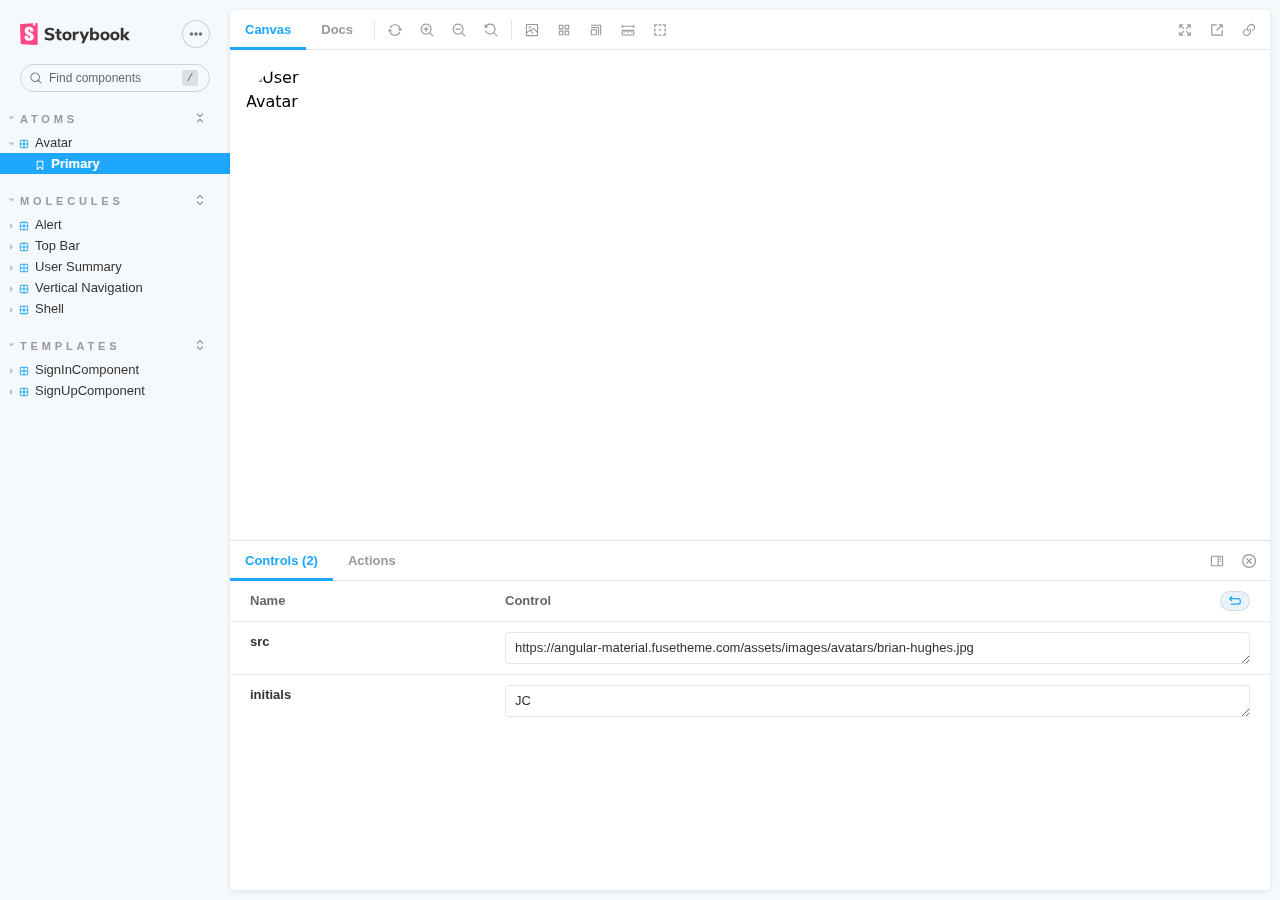
<file: index.html>
<!doctype html><html lang="en"><head><meta charset="utf-8"/><title>Webpack App</title><meta name="viewport" content="width=device-width,initial-scale=1"/><style>html, body {
    overflow: hidden;
    height: 100%;
    width: 100%;
    margin: 0;
    padding: 0;
  }

  * {
    box-sizing: border-box;
  }</style><script>/* globals window */
  /* eslint-disable no-underscore-dangle */
  try {
    if (window.top !== window) {
      window.__REACT_DEVTOOLS_GLOBAL_HOOK__ = window.top.__REACT_DEVTOOLS_GLOBAL_HOOK__;
    }
  } catch (e) {
    // eslint-disable-next-line no-console
    console.warn('unable to connect to top frame for connecting dev tools');
  }

  window.onerror = function onerror(message, source, line, column, err) {
    if (window.CONFIG_TYPE !== 'DEVELOPMENT') return;
    // eslint-disable-next-line no-var, vars-on-top
    var xhr = new window.XMLHttpRequest();
    xhr.open('POST', '/runtime-error');
    xhr.setRequestHeader('Content-Type', 'application/json;charset=UTF-8');
    xhr.send(
      JSON.stringify({
        /* eslint-disable object-shorthand */
        message: message,
        source: source,
        line: line,
        column: column,
        error: err && { message: err.message, name: err.name, stack: err.stack },
        origin: 'manager',
        /* eslint-enable object-shorthand */
      })
    );
  };</script><style>#root[hidden],
      #docs-root[hidden] {
        display: none !important;
      }</style></head><body><div id="root"></div><div id="docs-root"></div><script>window['CONFIG_TYPE'] = "PRODUCTION";
          
      
          
            window['LOGLEVEL'] = "info";
          
      
          
            window['FEATURES'] = {"postcss":true,"emotionAlias":false,"warnOnLegacyHierarchySeparator":true,"buildStoriesJson":false,"storyStoreV7":false,"modernInlineRender":false,"breakingChangesV7":false,"interactionsDebugger":false,"babelModeV7":false,"argTypeTargetsV7":false,"previewMdx2":false};</script><script src="runtime~main.367cb93ae59db3eb756f.manager.bundle.js"></script><script src="546.f45255032b4ec6ac7a41.manager.bundle.js"></script><script src="main.1c447219811e2090f70a.manager.bundle.js"></script></body></html>
</file>
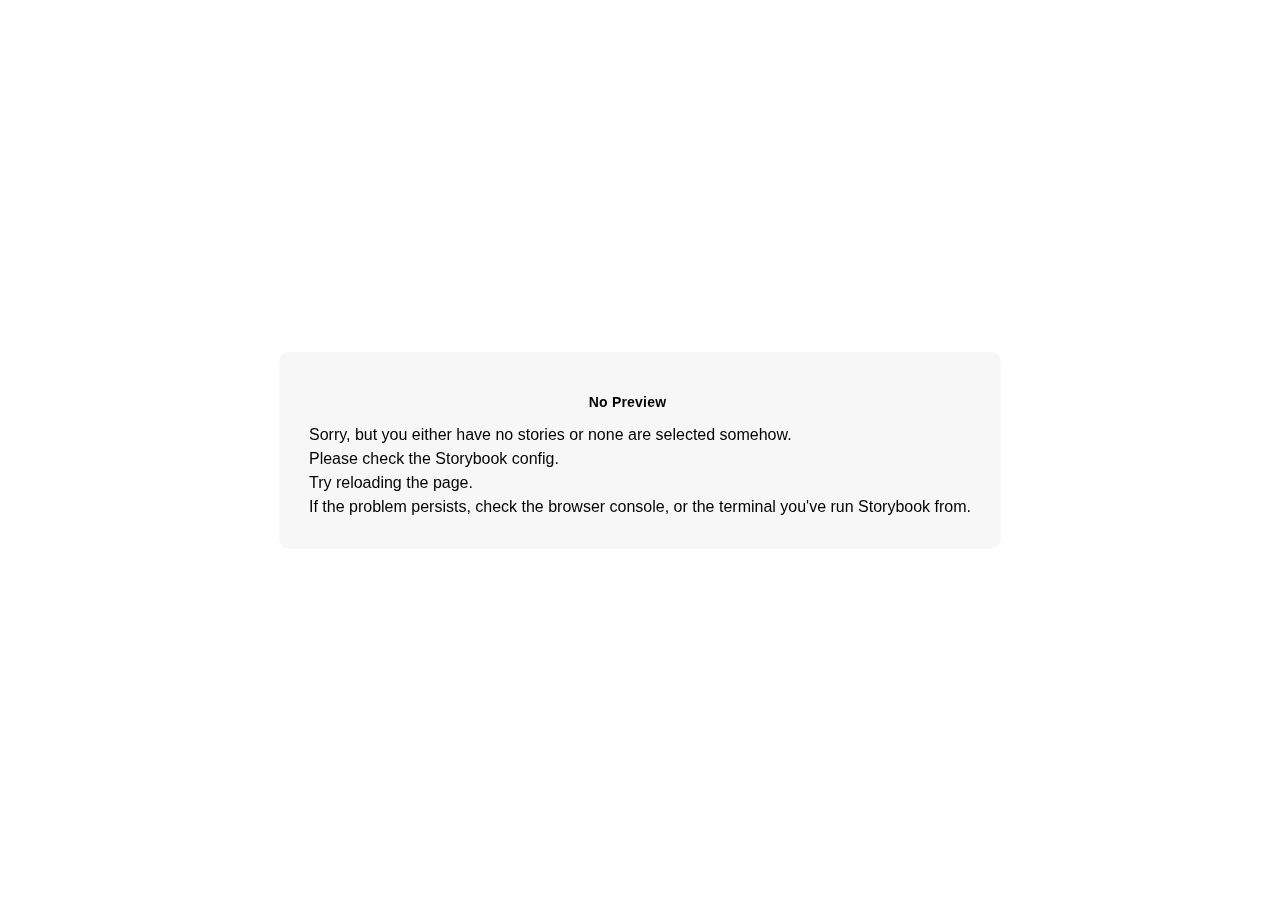
<file: iframe.html>
<!doctype html><html lang="en"><head><meta charset="utf-8"><title>Webpack App</title><meta name="viewport" content="width=device-width,initial-scale=1"><base target="_parent"><style>/* While we aren't showing the main block yet, but still preparing, we want everything the user
     has rendered, which may or may not be in #root, to be display none */
  .sb-show-preparing-story:not(.sb-show-main) > :not(.sb-preparing-story) {
    display: none;
  }

  .sb-show-preparing-docs:not(.sb-show-main) > :not(.sb-preparing-docs) {
    display: none;
  }

  /* Hide our own blocks when we aren't supposed to be showing them */
  :not(.sb-show-preparing-story) > .sb-preparing-story,
  :not(.sb-show-preparing-docs) > .sb-preparing-docs,
  :not(.sb-show-nopreview) > .sb-nopreview,
  :not(.sb-show-errordisplay) > .sb-errordisplay {
    display: none;
  }

  .sb-show-main.sb-main-centered {
    margin: 0;
    display: flex;
    align-items: center;
    min-height: 100vh;
  }

  .sb-show-main.sb-main-centered #root {
    box-sizing: border-box;
    margin: auto;
    padding: 1rem;
    max-height: 100%; /* Hack for centering correctly in IE11 */
  }

  /* Vertical centering fix for IE11 */
  @media screen and (-ms-high-contrast: none), (-ms-high-contrast: active) {
    .sb-show-main.sb-main-centered:after {
      content: '';
      min-height: inherit;
      font-size: 0;
    }
  }

  .sb-show-main.sb-main-fullscreen {
    margin: 0;
    padding: 0;
    display: block;
  }

  .sb-show-main.sb-main-padded {
    margin: 0;
    padding: 1rem;
    display: block;
    box-sizing: border-box;
  }

  .sb-wrapper {
    position: fixed;
    top: 0;
    bottom: 0;
    left: 0;
    right: 0;
    padding: 20px;
    font-family: 'Nunito Sans', -apple-system, '.SFNSText-Regular', 'San Francisco',
      BlinkMacSystemFont, 'Segoe UI', 'Helvetica Neue', Helvetica, Arial, sans-serif;
    -webkit-font-smoothing: antialiased;
    overflow: auto;
  }

  .sb-heading {
    font-size: 14px;
    font-weight: 600;
    letter-spacing: 0.2px;
    margin: 10px 0;
    padding-right: 25px;
  }

  .sb-nopreview {
    display: flex;
    align-content: center;
    justify-content: center;
  }

  .sb-nopreview_main {
    margin: auto;
    padding: 30px;
    border-radius: 10px;
    background: rgba(0, 0, 0, 0.03);
  }

  .sb-nopreview_heading {
    text-align: center;
  }

  .sb-errordisplay {
    border: 20px solid rgb(187, 49, 49);
    background: #222;
    color: #fff;
    z-index: 999999;
  }

  .sb-errordisplay_code {
    padding: 10px;
    background: #000;
    color: #eee;
    font-family: 'Operator Mono', 'Fira Code Retina', 'Fira Code', 'FiraCode-Retina', 'Andale Mono',
      'Lucida Console', Consolas, Monaco, monospace;
  }

  .sb-errordisplay pre {
    white-space: pre-wrap;
  }

  @-webkit-keyframes sb-rotate360 {
    from {
      transform: rotate(0deg);
    }
    to {
      transform: rotate(360deg);
    }
  }
  @keyframes sb-rotate360 {
    from {
      transform: rotate(0deg);
    }
    to {
      transform: rotate(360deg);
    }
  }
  @-webkit-keyframes sb-glow {
    0%,
    100% {
      opacity: 1;
    }
    50% {
      opacity: 0.4;
    }
  }
  @keyframes sb-glow {
    0%,
    100% {
      opacity: 1;
    }
    50% {
      opacity: 0.4;
    }
  }

  /* We display the preparing loaders *over* the rendering story */
  .sb-preparing-story,
  .sb-preparing-docs {
    background-color: white;
    /* Maximum possible z-index. It would be better to use stacking contexts to ensure it's always
    on top, but this isn't possible as it would require making CSS changes that could affect user code */
    z-index: 2147483647;
  }

  .sb-loader {
    -webkit-animation: sb-rotate360 0.7s linear infinite;
    animation: sb-rotate360 0.7s linear infinite;
    border-color: rgba(97, 97, 97, 0.29);
    border-radius: 50%;
    border-style: solid;
    border-top-color: #646464;
    border-width: 2px;
    display: inline-block;
    height: 32px;
    left: 50%;
    margin-left: -16px;
    margin-top: -16px;
    mix-blend-mode: difference;
    overflow: hidden;
    position: absolute;
    top: 50%;
    transition: all 200ms ease-out;
    vertical-align: top;
    width: 32px;
    z-index: 4;
  }

  .sb-previewBlock {
    background: #fff;
    border: 1px solid rgba(0, 0, 0, 0.1);
    border-radius: 4px;
    box-shadow: rgba(0, 0, 0, 0.1) 0 1px 3px 0;
    margin: 25px auto 40px;
    max-width: 600px;
  }

  .sb-previewBlock_header {
    align-items: center;
    box-shadow: rgba(0, 0, 0, 0.1) 0 -1px 0 0 inset;
    display: flex;
    gap: 14px;
    height: 40px;
    padding: 0 12px;
  }

  .sb-previewBlock_icon {
    -webkit-animation: sb-glow 1.5s ease-in-out infinite;
    animation: sb-glow 1.5s ease-in-out infinite;
    background: #e6e6e6;
    height: 14px;
    width: 14px;
  }
  .sb-previewBlock_icon:last-child {
    margin-left: auto;
  }

  .sb-previewBlock_body {
    -webkit-animation: sb-glow 1.5s ease-in-out infinite;
    animation: sb-glow 1.5s ease-in-out infinite;
    height: 182px;
    position: relative;
  }

  .sb-argstableBlock {
    border-collapse: collapse;
    border-spacing: 0;
    font-size: 13px;
    line-height: 20px;
    margin: 25px auto 40px;
    max-width: 600px;
    text-align: left;
    width: 100%;
  }
  .sb-argstableBlock th:first-of-type,
  .sb-argstableBlock td:first-of-type {
    padding-left: 20px;
  }
  .sb-argstableBlock th:nth-of-type(2),
  .sb-argstableBlock td:nth-of-type(2) {
    width: 35%;
  }
  .sb-argstableBlock th:nth-of-type(3),
  .sb-argstableBlock td:nth-of-type(3) {
    width: 15%;
  }
  .sb-argstableBlock th:laste-of-type,
  .sb-argstableBlock td:laste-of-type {
    width: 25%;
    padding-right: 20px;
  }
  .sb-argstableBlock th span,
  .sb-argstableBlock td span {
    -webkit-animation: sb-glow 1.5s ease-in-out infinite;
    animation: sb-glow 1.5s ease-in-out infinite;
    background-color: rgba(0, 0, 0, 0.1);
    border-radius: 0;
    box-shadow: none;
    color: transparent;
  }
  .sb-argstableBlock th {
    padding: 10px 15px;
  }

  .sb-argstableBlock-body {
    border-radius: 4px;
    box-shadow: rgba(0, 0, 0, 0.1) 0 1px 3px 1px, rgba(0, 0, 0, 0.065) 0 0 0 1px;
  }
  .sb-argstableBlock-body tr {
    background: transparent;
    overflow: hidden;
  }
  .sb-argstableBlock-body tr:not(:first-child) {
    border-top: 1px solid #e6e6e6;
  }
  .sb-argstableBlock-body tr:first-child td:first-child {
    border-top-left-radius: 4px;
  }
  .sb-argstableBlock-body tr:first-child td:last-child {
    border-top-right-radius: 4px;
  }
  .sb-argstableBlock-body tr:last-child td:first-child {
    border-bottom-left-radius: 4px;
  }
  .sb-argstableBlock-body tr:last-child td:last-child {
    border-bottom-right-radius: 4px;
  }
  .sb-argstableBlock-body td {
    background: #fff;
    padding-bottom: 10px;
    padding-top: 10px;
    vertical-align: top;
  }
  .sb-argstableBlock-body td:not(:first-of-type) {
    padding-left: 15px;
    padding-right: 15px;
  }
  .sb-argstableBlock-body button {
    -webkit-animation: sb-glow 1.5s ease-in-out infinite;
    animation: sb-glow 1.5s ease-in-out infinite;
    background-color: rgba(0, 0, 0, 0.1);
    border: 0;
    border-radius: 0;
    box-shadow: none;
    color: transparent;
    display: inline;
    font-size: 12px;
    line-height: 1;
    padding: 10px 16px;
  }

  .sb-argstableBlock-summary {
    margin-top: 4px;
  }

  .sb-argstableBlock-code {
    margin-right: 4px;
    margin-bottom: 4px;
    padding: 2px 5px;
  }</style><script>/* globals window */
  /* eslint-disable no-underscore-dangle */
  try {
    if (window.top !== window) {
      window.__REACT_DEVTOOLS_GLOBAL_HOOK__ = window.top.__REACT_DEVTOOLS_GLOBAL_HOOK__;
      window.__VUE_DEVTOOLS_GLOBAL_HOOK__ = window.top.__VUE_DEVTOOLS_GLOBAL_HOOK__;
      window.top.__VUE_DEVTOOLS_CONTEXT__ = window.document;
    }
  } catch (e) {
    // eslint-disable-next-line no-console
    console.warn('unable to connect to top frame for connecting dev tools');
  }

  window.onerror = function onerror(message, source, line, column, err) {
    if (window.CONFIG_TYPE !== 'DEVELOPMENT') return;
    // eslint-disable-next-line no-var, vars-on-top
    var xhr = new window.XMLHttpRequest();
    xhr.open('POST', '/runtime-error');
    xhr.setRequestHeader('Content-Type', 'application/json;charset=UTF-8');
    xhr.send(
      JSON.stringify({
        /* eslint-disable object-shorthand */
        message: message,
        source: source,
        line: line,
        column: column,
        error: err && { message: err.message, name: err.name, stack: err.stack },
        origin: 'preview',
        /* eslint-enable object-shorthand */
      })
    );
  };</script><link href="main.css" rel="stylesheet"><style>#root[hidden],
      #docs-root[hidden] {
        display: none !important;
      }</style></head><body><div class="sb-preparing-story sb-wrapper"><div class="sb-loader"></div></div><div class="sb-preparing-docs sb-wrapper"><div class="sb-previewBlock"><div class="sb-previewBlock_header"><div class="sb-previewBlock_icon"></div><div class="sb-previewBlock_icon"></div><div class="sb-previewBlock_icon"></div><div class="sb-previewBlock_icon"></div></div><div class="sb-previewBlock_body"><div class="sb-loader"></div></div></div><table aria-hidden="true" class="sb-argstableBlock"><thead class="sb-argstableBlock-head"><tr><th><span>Name</span></th><th><span>Description</span></th><th><span>Default</span></th><th><span>Control</span></th></tr></thead><tbody class="sb-argstableBlock-body"><tr><td><span>propertyName</span><span title="Required">*</span></td><td><div><span>This is a short description</span></div><div class="sb-argstableBlock-summary"><div><span class="sb-argstableBlock-code">summary</span></div></div></td><td><div><span class="sb-argstableBlock-code">defaultValue</span></div></td><td><button>Set string</button></td></tr><tr><td><span>propertyName</span><span>*</span></td><td><div><span>This is a short description</span></div><div class="sb-argstableBlock-summary"><div><span class="sb-argstableBlock-code">summary</span></div></div></td><td><div><span class="sb-argstableBlock-code">defaultValue</span></div></td><td><button>Set string</button></td></tr><tr><td><span>propertyName</span><span>*</span></td><td><div><span>This is a short description</span></div><div class="sb-argstableBlock-summary"><div><span class="sb-argstableBlock-code">summary</span></div></div></td><td><div><span class="sb-argstableBlock-code">defaultValue</span></div></td><td><button>Set string</button></td></tr></tbody></table></div><div class="sb-nopreview sb-wrapper"><div class="sb-nopreview_main"><h1 class="sb-nopreview_heading sb-heading">No Preview</h1><p>Sorry, but you either have no stories or none are selected somehow.</p><ul><li>Please check the Storybook config.</li><li>Try reloading the page.</li></ul><p>If the problem persists, check the browser console, or the terminal you've run Storybook from.</p></div></div><div class="sb-errordisplay sb-wrapper"><pre id="error-message" class="sb-heading"></pre><pre class="sb-errordisplay_code"><code id="error-stack"></code></pre></div><div id="root"></div><div id="docs-root"></div><script>window['CONFIG_TYPE'] = "PRODUCTION";
          
      
          
            window['LOGLEVEL'] = "info";
          
      
          
            window['FRAMEWORK_OPTIONS'] = {};
          
      
          
      
          
            window['FEATURES'] = {"postcss":true,"emotionAlias":false,"warnOnLegacyHierarchySeparator":true,"buildStoriesJson":false,"storyStoreV7":false,"modernInlineRender":false,"breakingChangesV7":false,"interactionsDebugger":false,"babelModeV7":false,"argTypeTargetsV7":false,"previewMdx2":false};
          
      
          
      
          
            window['STORIES'] = [{"titlePrefix":"","directory":"./libs/ui/src/lib","files":"**/*.stories.mdx","importPathMatcher":"^\\.[\\\\/](?:libs\\/ui\\/src\\/lib(?:\\/(?!\\.)(?:(?:(?!(?:^|\\/)\\.).)*?)\\/|\\/|$)(?!\\.)(?=.)[^/]*?\\.stories\\.mdx)$"},{"titlePrefix":"","directory":"./libs/ui/src/lib","files":"**/*.stories.@(js|jsx|ts|tsx)","importPathMatcher":"^\\.[\\\\/](?:libs\\/ui\\/src\\/lib(?:\\/(?!\\.)(?:(?:(?!(?:^|\\/)\\.).)*?)\\/|\\/|$)(?!\\.)(?=.)[^/]*?\\.stories\\.(js|jsx|ts|tsx))$"}];</script><script src="runtime~main.fdc9c48e.iframe.bundle.js"></script><script src="112.15357aab.iframe.bundle.js"></script><script src="main.fbfe2d60.iframe.bundle.js"></script></body></html>
</file>
<file: main.css>
/*
! tailwindcss v3.1.6 | MIT License | https://tailwindcss.com
*//*
1. Prevent padding and border from affecting element width. (https://github.com/mozdevs/cssremedy/issues/4)
2. Allow adding a border to an element by just adding a border-width. (https://github.com/tailwindcss/tailwindcss/pull/116)
*/

*,
::before,
::after {
  box-sizing: border-box; /* 1 */
  border-width: 0; /* 2 */
  border-style: solid; /* 2 */
  border-color: #e5e7eb; /* 2 */
}

::before,
::after {
  --tw-content: '';
}

/*
1. Use a consistent sensible line-height in all browsers.
2. Prevent adjustments of font size after orientation changes in iOS.
3. Use a more readable tab size.
4. Use the user's configured `sans` font-family by default.
*/

html {
  line-height: 1.5; /* 1 */
  -webkit-text-size-adjust: 100%; /* 2 */ /* 3 */
  tab-size: 4; /* 3 */
  font-family: ui-sans-serif, system-ui, -apple-system, BlinkMacSystemFont, "Segoe UI", Roboto, "Helvetica Neue", Arial, "Noto Sans", sans-serif, "Apple Color Emoji", "Segoe UI Emoji", "Segoe UI Symbol", "Noto Color Emoji"; /* 4 */
}

/*
1. Remove the margin in all browsers.
2. Inherit line-height from `html` so users can set them as a class directly on the `html` element.
*/

body {
  margin: 0; /* 1 */
  line-height: inherit; /* 2 */
}

/*
1. Add the correct height in Firefox.
2. Correct the inheritance of border color in Firefox. (https://bugzilla.mozilla.org/show_bug.cgi?id=190655)
3. Ensure horizontal rules are visible by default.
*/

hr {
  height: 0; /* 1 */
  color: inherit; /* 2 */
  border-top-width: 1px; /* 3 */
}

/*
Add the correct text decoration in Chrome, Edge, and Safari.
*/

abbr:where([title]) {
  -webkit-text-decoration: underline dotted;
          text-decoration: underline dotted;
}

/*
Remove the default font size and weight for headings.
*/

h1,
h2,
h3,
h4,
h5,
h6 {
  font-size: inherit;
  font-weight: inherit;
}

/*
Reset links to optimize for opt-in styling instead of opt-out.
*/

a {
  color: inherit;
  text-decoration: inherit;
}

/*
Add the correct font weight in Edge and Safari.
*/

b,
strong {
  font-weight: bolder;
}

/*
1. Use the user's configured `mono` font family by default.
2. Correct the odd `em` font sizing in all browsers.
*/

code,
kbd,
samp,
pre {
  font-family: ui-monospace, SFMono-Regular, Menlo, Monaco, Consolas, "Liberation Mono", "Courier New", monospace; /* 1 */
  font-size: 1em; /* 2 */
}

/*
Add the correct font size in all browsers.
*/

small {
  font-size: 80%;
}

/*
Prevent `sub` and `sup` elements from affecting the line height in all browsers.
*/

sub,
sup {
  font-size: 75%;
  line-height: 0;
  position: relative;
  vertical-align: baseline;
}

sub {
  bottom: -0.25em;
}

sup {
  top: -0.5em;
}

/*
1. Remove text indentation from table contents in Chrome and Safari. (https://bugs.chromium.org/p/chromium/issues/detail?id=999088, https://bugs.webkit.org/show_bug.cgi?id=201297)
2. Correct table border color inheritance in all Chrome and Safari. (https://bugs.chromium.org/p/chromium/issues/detail?id=935729, https://bugs.webkit.org/show_bug.cgi?id=195016)
3. Remove gaps between table borders by default.
*/

table {
  text-indent: 0; /* 1 */
  border-color: inherit; /* 2 */
  border-collapse: collapse; /* 3 */
}

/*
1. Change the font styles in all browsers.
2. Remove the margin in Firefox and Safari.
3. Remove default padding in all browsers.
*/

button,
input,
optgroup,
select,
textarea {
  font-family: inherit; /* 1 */
  font-size: 100%; /* 1 */
  font-weight: inherit; /* 1 */
  line-height: inherit; /* 1 */
  color: inherit; /* 1 */
  margin: 0; /* 2 */
  padding: 0; /* 3 */
}

/*
Remove the inheritance of text transform in Edge and Firefox.
*/

button,
select {
  text-transform: none;
}

/*
1. Correct the inability to style clickable types in iOS and Safari.
2. Remove default button styles.
*/

button,
[type='button'],
[type='reset'],
[type='submit'] {
  -webkit-appearance: button; /* 1 */
  background-color: transparent; /* 2 */
  background-image: none; /* 2 */
}

/*
Use the modern Firefox focus style for all focusable elements.
*/

:-moz-focusring {
  outline: auto;
}

/*
Remove the additional `:invalid` styles in Firefox. (https://github.com/mozilla/gecko-dev/blob/2f9eacd9d3d995c937b4251a5557d95d494c9be1/layout/style/res/forms.css#L728-L737)
*/

:-moz-ui-invalid {
  box-shadow: none;
}

/*
Add the correct vertical alignment in Chrome and Firefox.
*/

progress {
  vertical-align: baseline;
}

/*
Correct the cursor style of increment and decrement buttons in Safari.
*/

::-webkit-inner-spin-button,
::-webkit-outer-spin-button {
  height: auto;
}

/*
1. Correct the odd appearance in Chrome and Safari.
2. Correct the outline style in Safari.
*/

[type='search'] {
  -webkit-appearance: textfield; /* 1 */
  outline-offset: -2px; /* 2 */
}

/*
Remove the inner padding in Chrome and Safari on macOS.
*/

::-webkit-search-decoration {
  -webkit-appearance: none;
}

/*
1. Correct the inability to style clickable types in iOS and Safari.
2. Change font properties to `inherit` in Safari.
*/

::-webkit-file-upload-button {
  -webkit-appearance: button; /* 1 */
  font: inherit; /* 2 */
}

/*
Add the correct display in Chrome and Safari.
*/

summary {
  display: list-item;
}

/*
Removes the default spacing and border for appropriate elements.
*/

blockquote,
dl,
dd,
h1,
h2,
h3,
h4,
h5,
h6,
hr,
figure,
p,
pre {
  margin: 0;
}

fieldset {
  margin: 0;
  padding: 0;
}

legend {
  padding: 0;
}

ol,
ul,
menu {
  list-style: none;
  margin: 0;
  padding: 0;
}

/*
Prevent resizing textareas horizontally by default.
*/

textarea {
  resize: vertical;
}

/*
1. Reset the default placeholder opacity in Firefox. (https://github.com/tailwindlabs/tailwindcss/issues/3300)
2. Set the default placeholder color to the user's configured gray 400 color.
*/

input::placeholder,
textarea::placeholder {
  opacity: 1; /* 1 */
  color: #9ca3af; /* 2 */
}

/*
Set the default cursor for buttons.
*/

button,
[role="button"] {
  cursor: pointer;
}

/*
Make sure disabled buttons don't get the pointer cursor.
*/
:disabled {
  cursor: default;
}

/*
1. Make replaced elements `display: block` by default. (https://github.com/mozdevs/cssremedy/issues/14)
2. Add `vertical-align: middle` to align replaced elements more sensibly by default. (https://github.com/jensimmons/cssremedy/issues/14#issuecomment-634934210)
   This can trigger a poorly considered lint error in some tools but is included by design.
*/

img,
svg,
video,
canvas,
audio,
iframe,
embed,
object {
  display: block; /* 1 */
  vertical-align: middle; /* 2 */
}

/*
Constrain images and videos to the parent width and preserve their intrinsic aspect ratio. (https://github.com/mozdevs/cssremedy/issues/14)
*/

img,
video {
  max-width: 100%;
  height: auto;
}

*, ::before, ::after {
  --tw-border-spacing-x: 0;
  --tw-border-spacing-y: 0;
  --tw-translate-x: 0;
  --tw-translate-y: 0;
  --tw-rotate: 0;
  --tw-skew-x: 0;
  --tw-skew-y: 0;
  --tw-scale-x: 1;
  --tw-scale-y: 1;
  --tw-pan-x:  ;
  --tw-pan-y:  ;
  --tw-pinch-zoom:  ;
  --tw-scroll-snap-strictness: proximity;
  --tw-ordinal:  ;
  --tw-slashed-zero:  ;
  --tw-numeric-figure:  ;
  --tw-numeric-spacing:  ;
  --tw-numeric-fraction:  ;
  --tw-ring-inset:  ;
  --tw-ring-offset-width: 0px;
  --tw-ring-offset-color: #fff;
  --tw-ring-color: rgb(59 130 246 / 0.5);
  --tw-ring-offset-shadow: 0 0 #0000;
  --tw-ring-shadow: 0 0 #0000;
  --tw-shadow: 0 0 #0000;
  --tw-shadow-colored: 0 0 #0000;
  --tw-blur:  ;
  --tw-brightness:  ;
  --tw-contrast:  ;
  --tw-grayscale:  ;
  --tw-hue-rotate:  ;
  --tw-invert:  ;
  --tw-saturate:  ;
  --tw-sepia:  ;
  --tw-drop-shadow:  ;
  --tw-backdrop-blur:  ;
  --tw-backdrop-brightness:  ;
  --tw-backdrop-contrast:  ;
  --tw-backdrop-grayscale:  ;
  --tw-backdrop-hue-rotate:  ;
  --tw-backdrop-invert:  ;
  --tw-backdrop-opacity:  ;
  --tw-backdrop-saturate:  ;
  --tw-backdrop-sepia:  ;
}

::-webkit-backdrop {
  --tw-border-spacing-x: 0;
  --tw-border-spacing-y: 0;
  --tw-translate-x: 0;
  --tw-translate-y: 0;
  --tw-rotate: 0;
  --tw-skew-x: 0;
  --tw-skew-y: 0;
  --tw-scale-x: 1;
  --tw-scale-y: 1;
  --tw-pan-x:  ;
  --tw-pan-y:  ;
  --tw-pinch-zoom:  ;
  --tw-scroll-snap-strictness: proximity;
  --tw-ordinal:  ;
  --tw-slashed-zero:  ;
  --tw-numeric-figure:  ;
  --tw-numeric-spacing:  ;
  --tw-numeric-fraction:  ;
  --tw-ring-inset:  ;
  --tw-ring-offset-width: 0px;
  --tw-ring-offset-color: #fff;
  --tw-ring-color: rgb(59 130 246 / 0.5);
  --tw-ring-offset-shadow: 0 0 #0000;
  --tw-ring-shadow: 0 0 #0000;
  --tw-shadow: 0 0 #0000;
  --tw-shadow-colored: 0 0 #0000;
  --tw-blur:  ;
  --tw-brightness:  ;
  --tw-contrast:  ;
  --tw-grayscale:  ;
  --tw-hue-rotate:  ;
  --tw-invert:  ;
  --tw-saturate:  ;
  --tw-sepia:  ;
  --tw-drop-shadow:  ;
  --tw-backdrop-blur:  ;
  --tw-backdrop-brightness:  ;
  --tw-backdrop-contrast:  ;
  --tw-backdrop-grayscale:  ;
  --tw-backdrop-hue-rotate:  ;
  --tw-backdrop-invert:  ;
  --tw-backdrop-opacity:  ;
  --tw-backdrop-saturate:  ;
  --tw-backdrop-sepia:  ;
}

::backdrop {
  --tw-border-spacing-x: 0;
  --tw-border-spacing-y: 0;
  --tw-translate-x: 0;
  --tw-translate-y: 0;
  --tw-rotate: 0;
  --tw-skew-x: 0;
  --tw-skew-y: 0;
  --tw-scale-x: 1;
  --tw-scale-y: 1;
  --tw-pan-x:  ;
  --tw-pan-y:  ;
  --tw-pinch-zoom:  ;
  --tw-scroll-snap-strictness: proximity;
  --tw-ordinal:  ;
  --tw-slashed-zero:  ;
  --tw-numeric-figure:  ;
  --tw-numeric-spacing:  ;
  --tw-numeric-fraction:  ;
  --tw-ring-inset:  ;
  --tw-ring-offset-width: 0px;
  --tw-ring-offset-color: #fff;
  --tw-ring-color: rgb(59 130 246 / 0.5);
  --tw-ring-offset-shadow: 0 0 #0000;
  --tw-ring-shadow: 0 0 #0000;
  --tw-shadow: 0 0 #0000;
  --tw-shadow-colored: 0 0 #0000;
  --tw-blur:  ;
  --tw-brightness:  ;
  --tw-contrast:  ;
  --tw-grayscale:  ;
  --tw-hue-rotate:  ;
  --tw-invert:  ;
  --tw-saturate:  ;
  --tw-sepia:  ;
  --tw-drop-shadow:  ;
  --tw-backdrop-blur:  ;
  --tw-backdrop-brightness:  ;
  --tw-backdrop-contrast:  ;
  --tw-backdrop-grayscale:  ;
  --tw-backdrop-hue-rotate:  ;
  --tw-backdrop-invert:  ;
  --tw-backdrop-opacity:  ;
  --tw-backdrop-saturate:  ;
  --tw-backdrop-sepia:  ;
}
.container {
  width: 100%;
}
@media (min-width: 640px) {

  .container {
    max-width: 640px;
  }
}
@media (min-width: 768px) {

  .container {
    max-width: 768px;
  }
}
@media (min-width: 1024px) {

  .container {
    max-width: 1024px;
  }
}
@media (min-width: 1280px) {

  .container {
    max-width: 1280px;
  }
}
@media (min-width: 1536px) {

  .container {
    max-width: 1536px;
  }
}
.pointer-events-none {
  pointer-events: none;
}
.static {
  position: static;
}
.absolute {
  position: absolute;
}
.relative {
  position: relative;
}
.sticky {
  position: sticky;
}
.inset-0 {
  top: 0px;
  right: 0px;
  bottom: 0px;
  left: 0px;
}
.top-3 {
  top: 0.75rem;
}
.right-3 {
  right: 0.75rem;
}
.top-0 {
  top: 0px;
}
.right-0 {
  right: 0px;
}
.bottom-0 {
  bottom: 0px;
}
.left-0 {
  left: 0px;
}
.-top-16 {
  top: -4rem;
}
.-right-16 {
  right: -4rem;
}
.z-10 {
  z-index: 10;
}
.z-20 {
  z-index: 20;
}
.mx-auto {
  margin-left: auto;
  margin-right: auto;
}
.mx-2 {
  margin-left: 0.5rem;
  margin-right: 0.5rem;
}
.mr-3 {
  margin-right: 0.75rem;
}
.ml-auto {
  margin-left: auto;
}
.mt-6 {
  margin-top: 1.5rem;
}
.mt-0\.5 {
  margin-top: 0.125rem;
}
.mt-0 {
  margin-top: 0px;
}
.mt-8 {
  margin-top: 2rem;
}
.ml-1 {
  margin-left: 0.25rem;
}
.-mb-4 {
  margin-bottom: -1rem;
}
.mt-1\.5 {
  margin-top: 0.375rem;
}
.mt-1 {
  margin-top: 0.25rem;
}
.mr-auto {
  margin-right: auto;
}
.mt-px {
  margin-top: 1px;
}
.mb-1 {
  margin-bottom: 0.25rem;
}
.ml-3 {
  margin-left: 0.75rem;
}
.mr-4 {
  margin-right: 1rem;
}
.block {
  display: block;
}
.inline {
  display: inline;
}
.flex {
  display: flex;
}
.inline-flex {
  display: inline-flex;
}
.grid {
  display: grid;
}
.hidden {
  display: none;
}
.h-24 {
  height: 6rem;
}
.h-full {
  height: 100%;
}
.h-8 {
  height: 2rem;
}
.h-16 {
  height: 4rem;
}
.h-screen {
  height: 100vh;
}
.h-10 {
  height: 2.5rem;
}
.h-3 {
  height: 0.75rem;
}
.max-h-screen {
  max-height: 100vh;
}
.min-h-screen {
  min-height: 100vh;
}
.w-24 {
  width: 6rem;
}
.w-full {
  width: 100%;
}
.w-8 {
  width: 2rem;
}
.w-72 {
  width: 18rem;
}
.w-fit {
  width: -moz-fit-content;
  width: fit-content;
}
.w-3 {
  width: 0.75rem;
}
.min-w-0 {
  min-width: 0px;
}
.max-w-2xl {
  max-width: 42rem;
}
.flex-auto {
  flex: 1 1 auto;
}
.flex-1 {
  flex: 1 1 0%;
}
.flex-shrink {
  flex-shrink: 1;
}
.flex-grow {
  flex-grow: 1;
}
.transform {
  transform: translate(var(--tw-translate-x), var(--tw-translate-y)) rotate(var(--tw-rotate)) skewX(var(--tw-skew-x)) skewY(var(--tw-skew-y)) scaleX(var(--tw-scale-x)) scaleY(var(--tw-scale-y));
}
.flex-col {
  flex-direction: column;
}
.items-start {
  align-items: flex-start;
}
.items-end {
  align-items: flex-end;
}
.items-center {
  align-items: center;
}
.items-baseline {
  align-items: baseline;
}
.justify-start {
  justify-content: flex-start;
}
.justify-end {
  justify-content: flex-end;
}
.justify-center {
  justify-content: center;
}
.space-x-4 > :not([hidden]) ~ :not([hidden]) {
  --tw-space-x-reverse: 0;
  margin-right: calc(1rem * var(--tw-space-x-reverse));
  margin-left: calc(1rem * calc(1 - var(--tw-space-x-reverse)));
}
.overflow-auto {
  overflow: auto;
}
.overflow-hidden {
  overflow: hidden;
}
.text-ellipsis {
  text-overflow: ellipsis;
}
.whitespace-nowrap {
  white-space: nowrap;
}
.rounded {
  border-radius: 0.25rem;
}
.rounded-full {
  border-radius: 9999px;
}
.rounded-md {
  border-radius: 0.375rem;
}
.border {
  border-width: 1px;
}
.border-t {
  border-top-width: 1px;
}
.border-blue-400 {
  --tw-border-opacity: 1;
  border-color: rgb(96 165 250 / var(--tw-border-opacity));
}
.border-green-400 {
  --tw-border-opacity: 1;
  border-color: rgb(74 222 128 / var(--tw-border-opacity));
}
.border-orange-400 {
  --tw-border-opacity: 1;
  border-color: rgb(251 146 60 / var(--tw-border-opacity));
}
.border-red-400 {
  --tw-border-opacity: 1;
  border-color: rgb(248 113 113 / var(--tw-border-opacity));
}
.bg-gray-200 {
  --tw-bg-opacity: 1;
  background-color: rgb(229 231 235 / var(--tw-bg-opacity));
}
.bg-blue-600 {
  --tw-bg-opacity: 1;
  background-color: rgb(37 99 235 / var(--tw-bg-opacity));
}
.bg-blue-100\/60 {
  background-color: rgb(219 234 254 / 0.6);
}
.bg-green-600 {
  --tw-bg-opacity: 1;
  background-color: rgb(22 163 74 / var(--tw-bg-opacity));
}
.bg-green-100\/60 {
  background-color: rgb(220 252 231 / 0.6);
}
.bg-yellow-500 {
  --tw-bg-opacity: 1;
  background-color: rgb(234 179 8 / var(--tw-bg-opacity));
}
.bg-orange-100\/60 {
  background-color: rgb(255 237 213 / 0.6);
}
.bg-red-600 {
  --tw-bg-opacity: 1;
  background-color: rgb(220 38 38 / var(--tw-bg-opacity));
}
.bg-red-100\/60 {
  background-color: rgb(254 226 226 / 0.6);
}
.bg-black\/90 {
  background-color: rgb(0 0 0 / 0.9);
}
.bg-black {
  --tw-bg-opacity: 1;
  background-color: rgb(0 0 0 / var(--tw-bg-opacity));
}
.bg-gray-800 {
  --tw-bg-opacity: 1;
  background-color: rgb(31 41 55 / var(--tw-bg-opacity));
}
.p-4 {
  padding: 1rem;
}
.p-16 {
  padding: 4rem;
}
.px-4 {
  padding-left: 1rem;
  padding-right: 1rem;
}
.py-8 {
  padding-top: 2rem;
  padding-bottom: 2rem;
}
.py-3 {
  padding-top: 0.75rem;
  padding-bottom: 0.75rem;
}
.pb-5 {
  padding-bottom: 1.25rem;
}
.pl-10 {
  padding-left: 2.5rem;
}
.text-center {
  text-align: center;
}
.text-5xl {
  font-size: 3rem;
  line-height: 1;
}
.text-7xl {
  font-size: 4.5rem;
  line-height: 1;
}
.text-lg {
  font-size: 1.125rem;
  line-height: 1.75rem;
}
.text-4xl {
  font-size: 2.25rem;
  line-height: 2.5rem;
}
.text-sm {
  font-size: 0.875rem;
  line-height: 1.25rem;
}
.font-semibold {
  font-weight: 600;
}
.font-medium {
  font-weight: 500;
}
.font-bold {
  font-weight: 700;
}
.font-extrabold {
  font-weight: 800;
}
.uppercase {
  text-transform: uppercase;
}
.leading-none {
  line-height: 1;
}
.leading-5 {
  line-height: 1.25rem;
}
.leading-8 {
  line-height: 2rem;
}
.leading-normal {
  line-height: 1.5;
}
.leading-6 {
  line-height: 1.5rem;
}
.leading-tight {
  line-height: 1.25;
}
.tracking-tight {
  letter-spacing: -0.025em;
}
.text-gray-600 {
  --tw-text-opacity: 1;
  color: rgb(75 85 99 / var(--tw-text-opacity));
}
.text-white {
  --tw-text-opacity: 1;
  color: rgb(255 255 255 / var(--tw-text-opacity));
}
.text-blue-700 {
  --tw-text-opacity: 1;
  color: rgb(29 78 216 / var(--tw-text-opacity));
}
.text-green-700 {
  --tw-text-opacity: 1;
  color: rgb(21 128 61 / var(--tw-text-opacity));
}
.text-orange-700 {
  --tw-text-opacity: 1;
  color: rgb(194 65 12 / var(--tw-text-opacity));
}
.text-red-700 {
  --tw-text-opacity: 1;
  color: rgb(185 28 28 / var(--tw-text-opacity));
}
.text-gray-200 {
  --tw-text-opacity: 1;
  color: rgb(229 231 235 / var(--tw-text-opacity));
}
.text-gray-700 {
  --tw-text-opacity: 1;
  color: rgb(55 65 81 / var(--tw-text-opacity));
}
.text-gray-100 {
  --tw-text-opacity: 1;
  color: rgb(243 244 246 / var(--tw-text-opacity));
}
.text-gray-400 {
  --tw-text-opacity: 1;
  color: rgb(156 163 175 / var(--tw-text-opacity));
}
.text-blue-500 {
  --tw-text-opacity: 1;
  color: rgb(59 130 246 / var(--tw-text-opacity));
}
.text-white\/80 {
  color: rgb(255 255 255 / 0.8);
}
.text-white\/50 {
  color: rgb(255 255 255 / 0.5);
}
.text-cyan-600 {
  --tw-text-opacity: 1;
  color: rgb(8 145 178 / var(--tw-text-opacity));
}
.text-white\/90 {
  color: rgb(255 255 255 / 0.9);
}
.underline {
  -webkit-text-decoration-line: underline;
          text-decoration-line: underline;
}
.no-underline {
  -webkit-text-decoration-line: none;
          text-decoration-line: none;
}
.opacity-50 {
  opacity: 0.5;
}
.opacity-25 {
  opacity: 0.25;
}
.shadow {
  --tw-shadow: 0 1px 3px 0 rgb(0 0 0 / 0.1), 0 1px 2px -1px rgb(0 0 0 / 0.1);
  --tw-shadow-colored: 0 1px 3px 0 var(--tw-shadow-color), 0 1px 2px -1px var(--tw-shadow-color);
  box-shadow: var(--tw-ring-offset-shadow, 0 0 #0000), var(--tw-ring-shadow, 0 0 #0000), var(--tw-shadow);
}
.outline {
  outline-style: solid;
}
.filter {
  filter: var(--tw-blur) var(--tw-brightness) var(--tw-contrast) var(--tw-grayscale) var(--tw-hue-rotate) var(--tw-invert) var(--tw-saturate) var(--tw-sepia) var(--tw-drop-shadow);
}
.transition {
  transition-property: color, background-color, border-color, fill, stroke, opacity, box-shadow, transform, filter, -webkit-text-decoration-color, -webkit-backdrop-filter;
  transition-property: color, background-color, border-color, text-decoration-color, fill, stroke, opacity, box-shadow, transform, filter, backdrop-filter;
  transition-property: color, background-color, border-color, text-decoration-color, fill, stroke, opacity, box-shadow, transform, filter, backdrop-filter, -webkit-text-decoration-color, -webkit-backdrop-filter;
  transition-timing-function: cubic-bezier(0.4, 0, 0.2, 1);
  transition-duration: 150ms;
}
.hover\:bg-white\/20:hover {
  background-color: rgb(255 255 255 / 0.2);
}
.hover\:text-white:hover {
  --tw-text-opacity: 1;
  color: rgb(255 255 255 / var(--tw-text-opacity));
}
.hover\:underline:hover {
  -webkit-text-decoration-line: underline;
          text-decoration-line: underline;
}
@media (prefers-color-scheme: dark) {

  .dark\:border-r {
    border-right-width: 1px;
  }

  .dark\:bg-gray-700 {
    --tw-bg-opacity: 1;
    background-color: rgb(55 65 81 / var(--tw-bg-opacity));
  }

  .dark\:text-gray-200 {
    --tw-text-opacity: 1;
    color: rgb(229 231 235 / var(--tw-text-opacity));
  }
}
@media (min-width: 640px) {

  .sm\:mx-0 {
    margin-left: 0px;
    margin-right: 0px;
  }

  .sm\:w-auto {
    width: auto;
  }

  .sm\:w-80 {
    width: 20rem;
  }

  .sm\:flex-row {
    flex-direction: row;
  }

  .sm\:justify-center {
    justify-content: center;
  }

  .sm\:rounded-2xl {
    border-radius: 1rem;
  }

  .sm\:p-12 {
    padding: 3rem;
  }

  .sm\:shadow {
    --tw-shadow: 0 1px 3px 0 rgb(0 0 0 / 0.1), 0 1px 2px -1px rgb(0 0 0 / 0.1);
    --tw-shadow-colored: 0 1px 3px 0 var(--tw-shadow-color), 0 1px 2px -1px var(--tw-shadow-color);
    box-shadow: var(--tw-ring-offset-shadow, 0 0 #0000), var(--tw-ring-shadow, 0 0 #0000), var(--tw-shadow);
  }
}
@media (min-width: 768px) {

  .md\:flex {
    display: flex;
  }

  .md\:h-full {
    height: 100%;
  }

  .md\:items-start {
    align-items: flex-start;
  }

  .md\:justify-start {
    justify-content: flex-start;
  }

  .md\:justify-end {
    justify-content: flex-end;
  }

  .md\:rounded-none {
    border-radius: 0px;
  }

  .md\:p-16 {
    padding: 4rem;
  }

  .md\:px-6 {
    padding-left: 1.5rem;
    padding-right: 1.5rem;
  }

  .md\:pt-24 {
    padding-top: 6rem;
  }

  .md\:shadow-none {
    --tw-shadow: 0 0 #0000;
    --tw-shadow-colored: 0 0 #0000;
    box-shadow: var(--tw-ring-offset-shadow, 0 0 #0000), var(--tw-ring-shadow, 0 0 #0000), var(--tw-shadow);
  }
}
@media (min-width: 1024px) {

  .lg\:relative {
    position: relative;
  }

  .lg\:px-28 {
    padding-left: 7rem;
    padding-right: 7rem;
  }
}
.mat-badge-content{font-weight:600;font-size:12px;font-family:Roboto, "Helvetica Neue", sans-serif}.mat-badge-small .mat-badge-content{font-size:9px}.mat-badge-large .mat-badge-content{font-size:24px}.mat-h1,.mat-headline,.mat-typography .mat-h1,.mat-typography .mat-headline,.mat-typography h1{font:400 24px/32px Roboto, "Helvetica Neue", sans-serif;letter-spacing:normal;margin:0 0 16px}.mat-h2,.mat-title,.mat-typography .mat-h2,.mat-typography .mat-title,.mat-typography h2{font:500 20px/32px Roboto, "Helvetica Neue", sans-serif;letter-spacing:normal;margin:0 0 16px}.mat-h3,.mat-subheading-2,.mat-typography .mat-h3,.mat-typography .mat-subheading-2,.mat-typography h3{font:400 16px/28px Roboto, "Helvetica Neue", sans-serif;letter-spacing:normal;margin:0 0 16px}.mat-h4,.mat-subheading-1,.mat-typography .mat-h4,.mat-typography .mat-subheading-1,.mat-typography h4{font:400 15px/24px Roboto, "Helvetica Neue", sans-serif;letter-spacing:normal;margin:0 0 16px}.mat-h5,.mat-typography .mat-h5,.mat-typography h5{font:400 calc(14px * 0.83)/20px Roboto, "Helvetica Neue", sans-serif;margin:0 0 12px}.mat-h6,.mat-typography .mat-h6,.mat-typography h6{font:400 calc(14px * 0.67)/20px Roboto, "Helvetica Neue", sans-serif;margin:0 0 12px}.mat-body-strong,.mat-body-2,.mat-typography .mat-body-strong,.mat-typography .mat-body-2{font:500 14px/24px Roboto, "Helvetica Neue", sans-serif;letter-spacing:normal}.mat-body,.mat-body-1,.mat-typography .mat-body,.mat-typography .mat-body-1,.mat-typography{font:400 14px/20px Roboto, "Helvetica Neue", sans-serif;letter-spacing:normal}.mat-body p,.mat-body-1 p,.mat-typography .mat-body p,.mat-typography .mat-body-1 p,.mat-typography p{margin:0 0 12px}.mat-small,.mat-caption,.mat-typography .mat-small,.mat-typography .mat-caption{font:400 12px/20px Roboto, "Helvetica Neue", sans-serif;letter-spacing:normal}.mat-display-4,.mat-typography .mat-display-4{font:300 112px/112px Roboto, "Helvetica Neue", sans-serif;letter-spacing:-0.05em;margin:0 0 56px}.mat-display-3,.mat-typography .mat-display-3{font:400 56px/56px Roboto, "Helvetica Neue", sans-serif;letter-spacing:-0.02em;margin:0 0 64px}.mat-display-2,.mat-typography .mat-display-2{font:400 45px/48px Roboto, "Helvetica Neue", sans-serif;letter-spacing:-0.005em;margin:0 0 64px}.mat-display-1,.mat-typography .mat-display-1{font:400 34px/40px Roboto, "Helvetica Neue", sans-serif;letter-spacing:normal;margin:0 0 64px}.mat-bottom-sheet-container{font:400 14px/20px Roboto, "Helvetica Neue", sans-serif;letter-spacing:normal}.mat-button,.mat-raised-button,.mat-icon-button,.mat-stroked-button,.mat-flat-button,.mat-fab,.mat-mini-fab{font-family:Roboto, "Helvetica Neue", sans-serif;font-size:14px;font-weight:500}.mat-button-toggle{font-family:Roboto, "Helvetica Neue", sans-serif}.mat-card{font-family:Roboto, "Helvetica Neue", sans-serif}.mat-card-title{font-size:24px;font-weight:500}.mat-card-header .mat-card-title{font-size:20px}.mat-card-subtitle,.mat-card-content{font-size:14px}.mat-checkbox{font-family:Roboto, "Helvetica Neue", sans-serif}.mat-checkbox-layout .mat-checkbox-label{line-height:24px}.mat-chip{font-size:14px;font-weight:500}.mat-chip .mat-chip-trailing-icon.mat-icon,.mat-chip .mat-chip-remove.mat-icon{font-size:18px}.mat-table{font-family:Roboto, "Helvetica Neue", sans-serif}.mat-header-cell{font-size:12px;font-weight:500}.mat-cell,.mat-footer-cell{font-size:14px}.mat-calendar{font-family:Roboto, "Helvetica Neue", sans-serif}.mat-calendar-body{font-size:13px}.mat-calendar-body-label,.mat-calendar-period-button{font-size:14px;font-weight:500}.mat-calendar-table-header th{font-size:11px;font-weight:400}.mat-dialog-title{font:500 20px/32px Roboto, "Helvetica Neue", sans-serif;letter-spacing:normal}.mat-expansion-panel-header{font-family:Roboto, "Helvetica Neue", sans-serif;font-size:15px;font-weight:400}.mat-expansion-panel-content{font:400 14px/20px Roboto, "Helvetica Neue", sans-serif;letter-spacing:normal}.mat-form-field{font-size:inherit;font-weight:400;line-height:1.125;font-family:Roboto, "Helvetica Neue", sans-serif;letter-spacing:normal}.mat-form-field-wrapper{padding-bottom:1.34375em}.mat-form-field-prefix .mat-icon,.mat-form-field-suffix .mat-icon{font-size:150%;line-height:1.125}.mat-form-field-prefix .mat-icon-button,.mat-form-field-suffix .mat-icon-button{height:1.5em;width:1.5em}.mat-form-field-prefix .mat-icon-button .mat-icon,.mat-form-field-suffix .mat-icon-button .mat-icon{height:1.125em;line-height:1.125}.mat-form-field-infix{padding:.5em 0;border-top:.84375em solid rgba(0,0,0,0)}.mat-form-field-can-float.mat-form-field-should-float .mat-form-field-label,.mat-form-field-can-float .mat-input-server:focus+.mat-form-field-label-wrapper .mat-form-field-label{transform:translateY(-1.34375em) scale(0.75);width:133.3333333333%}.mat-form-field-can-float .mat-input-server[label]:not(:label-shown)+.mat-form-field-label-wrapper .mat-form-field-label{transform:translateY(-1.34374em) scale(0.75);width:133.3333433333%}.mat-form-field-label-wrapper{top:-0.84375em;padding-top:.84375em}.mat-form-field-label{top:1.34375em}.mat-form-field-underline{bottom:1.34375em}.mat-form-field-subscript-wrapper{font-size:75%;margin-top:.6666666667em;top:calc(100% - 1.7916666667em)}.mat-form-field-appearance-legacy .mat-form-field-wrapper{padding-bottom:1.25em}.mat-form-field-appearance-legacy .mat-form-field-infix{padding:.4375em 0}.mat-form-field-appearance-legacy.mat-form-field-can-float.mat-form-field-should-float .mat-form-field-label,.mat-form-field-appearance-legacy.mat-form-field-can-float .mat-input-server:focus+.mat-form-field-label-wrapper .mat-form-field-label{transform:translateY(-1.28125em) scale(0.75) perspective(100px) translateZ(0.001px);width:133.3333333333%}.mat-form-field-appearance-legacy.mat-form-field-can-float .mat-form-field-autofill-control:-webkit-autofill+.mat-form-field-label-wrapper .mat-form-field-label{transform:translateY(-1.28125em) scale(0.75) perspective(100px) translateZ(0.00101px);width:133.3333433333%}.mat-form-field-appearance-legacy.mat-form-field-can-float .mat-input-server[label]:not(:label-shown)+.mat-form-field-label-wrapper .mat-form-field-label{transform:translateY(-1.28125em) scale(0.75) perspective(100px) translateZ(0.00102px);width:133.3333533333%}.mat-form-field-appearance-legacy .mat-form-field-label{top:1.28125em}.mat-form-field-appearance-legacy .mat-form-field-underline{bottom:1.25em}.mat-form-field-appearance-legacy .mat-form-field-subscript-wrapper{margin-top:.5416666667em;top:calc(100% - 1.6666666667em)}@media print{.mat-form-field-appearance-legacy.mat-form-field-can-float.mat-form-field-should-float .mat-form-field-label,.mat-form-field-appearance-legacy.mat-form-field-can-float .mat-input-server:focus+.mat-form-field-label-wrapper .mat-form-field-label{transform:translateY(-1.28122em) scale(0.75)}.mat-form-field-appearance-legacy.mat-form-field-can-float .mat-form-field-autofill-control:-webkit-autofill+.mat-form-field-label-wrapper .mat-form-field-label{transform:translateY(-1.28121em) scale(0.75)}.mat-form-field-appearance-legacy.mat-form-field-can-float .mat-input-server[label]:not(:label-shown)+.mat-form-field-label-wrapper .mat-form-field-label{transform:translateY(-1.2812em) scale(0.75)}}.mat-form-field-appearance-fill .mat-form-field-infix{padding:.25em 0 .75em 0}.mat-form-field-appearance-fill .mat-form-field-label{top:1.09375em;margin-top:-0.5em}.mat-form-field-appearance-fill.mat-form-field-can-float.mat-form-field-should-float .mat-form-field-label,.mat-form-field-appearance-fill.mat-form-field-can-float .mat-input-server:focus+.mat-form-field-label-wrapper .mat-form-field-label{transform:translateY(-0.59375em) scale(0.75);width:133.3333333333%}.mat-form-field-appearance-fill.mat-form-field-can-float .mat-input-server[label]:not(:label-shown)+.mat-form-field-label-wrapper .mat-form-field-label{transform:translateY(-0.59374em) scale(0.75);width:133.3333433333%}.mat-form-field-appearance-outline .mat-form-field-infix{padding:1em 0 1em 0}.mat-form-field-appearance-outline .mat-form-field-label{top:1.84375em;margin-top:-0.25em}.mat-form-field-appearance-outline.mat-form-field-can-float.mat-form-field-should-float .mat-form-field-label,.mat-form-field-appearance-outline.mat-form-field-can-float .mat-input-server:focus+.mat-form-field-label-wrapper .mat-form-field-label{transform:translateY(-1.59375em) scale(0.75);width:133.3333333333%}.mat-form-field-appearance-outline.mat-form-field-can-float .mat-input-server[label]:not(:label-shown)+.mat-form-field-label-wrapper .mat-form-field-label{transform:translateY(-1.59374em) scale(0.75);width:133.3333433333%}.mat-grid-tile-header,.mat-grid-tile-footer{font-size:14px}.mat-grid-tile-header .mat-line,.mat-grid-tile-footer .mat-line{white-space:nowrap;overflow:hidden;text-overflow:ellipsis;display:block;box-sizing:border-box}.mat-grid-tile-header .mat-line:nth-child(n+2),.mat-grid-tile-footer .mat-line:nth-child(n+2){font-size:12px}input.mat-input-element{margin-top:-0.0625em}.mat-menu-item{font-family:Roboto, "Helvetica Neue", sans-serif;font-size:14px;font-weight:400}.mat-paginator,.mat-paginator-page-size .mat-select-trigger{font-family:Roboto, "Helvetica Neue", sans-serif;font-size:12px}.mat-radio-button{font-family:Roboto, "Helvetica Neue", sans-serif}.mat-select{font-family:Roboto, "Helvetica Neue", sans-serif}.mat-select-trigger{height:1.125em}.mat-slide-toggle-content{font-family:Roboto, "Helvetica Neue", sans-serif}.mat-slider-thumb-label-text{font-family:Roboto, "Helvetica Neue", sans-serif;font-size:12px;font-weight:500}.mat-stepper-vertical,.mat-stepper-horizontal{font-family:Roboto, "Helvetica Neue", sans-serif}.mat-step-label{font-size:14px;font-weight:400}.mat-step-sub-label-error{font-weight:normal}.mat-step-label-error{font-size:14px}.mat-step-label-selected{font-size:14px;font-weight:500}.mat-tab-group{font-family:Roboto, "Helvetica Neue", sans-serif}.mat-tab-label,.mat-tab-link{font-family:Roboto, "Helvetica Neue", sans-serif;font-size:14px;font-weight:500}.mat-toolbar,.mat-toolbar h1,.mat-toolbar h2,.mat-toolbar h3,.mat-toolbar h4,.mat-toolbar h5,.mat-toolbar h6{font:500 20px/32px Roboto, "Helvetica Neue", sans-serif;letter-spacing:normal;margin:0}.mat-tooltip{font-family:Roboto, "Helvetica Neue", sans-serif;font-size:10px;padding-top:6px;padding-bottom:6px}.mat-tooltip-handset{font-size:14px;padding-top:8px;padding-bottom:8px}.mat-list-item{font-family:Roboto, "Helvetica Neue", sans-serif}.mat-list-option{font-family:Roboto, "Helvetica Neue", sans-serif}.mat-list-base .mat-list-item{font-size:16px}.mat-list-base .mat-list-item .mat-line{white-space:nowrap;overflow:hidden;text-overflow:ellipsis;display:block;box-sizing:border-box}.mat-list-base .mat-list-item .mat-line:nth-child(n+2){font-size:14px}.mat-list-base .mat-list-option{font-size:16px}.mat-list-base .mat-list-option .mat-line{white-space:nowrap;overflow:hidden;text-overflow:ellipsis;display:block;box-sizing:border-box}.mat-list-base .mat-list-option .mat-line:nth-child(n+2){font-size:14px}.mat-list-base .mat-subheader{font-family:Roboto, "Helvetica Neue", sans-serif;font-size:14px;font-weight:500}.mat-list-base[dense] .mat-list-item{font-size:12px}.mat-list-base[dense] .mat-list-item .mat-line{white-space:nowrap;overflow:hidden;text-overflow:ellipsis;display:block;box-sizing:border-box}.mat-list-base[dense] .mat-list-item .mat-line:nth-child(n+2){font-size:12px}.mat-list-base[dense] .mat-list-option{font-size:12px}.mat-list-base[dense] .mat-list-option .mat-line{white-space:nowrap;overflow:hidden;text-overflow:ellipsis;display:block;box-sizing:border-box}.mat-list-base[dense] .mat-list-option .mat-line:nth-child(n+2){font-size:12px}.mat-list-base[dense] .mat-subheader{font-family:Roboto, "Helvetica Neue", sans-serif;font-size:12px;font-weight:500}.mat-option{font-family:Roboto, "Helvetica Neue", sans-serif;font-size:16px}.mat-optgroup-label{font:500 14px/24px Roboto, "Helvetica Neue", sans-serif;letter-spacing:normal}.mat-simple-snackbar{font-family:Roboto, "Helvetica Neue", sans-serif;font-size:14px}.mat-simple-snackbar-action{line-height:1;font-family:inherit;font-size:inherit;font-weight:500}.mat-tree{font-family:Roboto, "Helvetica Neue", sans-serif}.mat-tree-node,.mat-nested-tree-node{font-weight:400;font-size:14px}.mat-ripple{overflow:hidden;position:relative}.mat-ripple:not(:empty){transform:translateZ(0)}.mat-ripple.mat-ripple-unbounded{overflow:visible}.mat-ripple-element{position:absolute;border-radius:50%;pointer-events:none;transition:opacity,transform 0ms cubic-bezier(0, 0, 0.2, 1);transform:scale3d(0, 0, 0)}.cdk-high-contrast-active .mat-ripple-element{display:none}.cdk-visually-hidden{border:0;clip:rect(0 0 0 0);height:1px;margin:-1px;overflow:hidden;padding:0;position:absolute;width:1px;white-space:nowrap;outline:0;-webkit-appearance:none;-moz-appearance:none;left:0}[dir=rtl] .cdk-visually-hidden{left:auto;right:0}.cdk-overlay-container,.cdk-global-overlay-wrapper{pointer-events:none;top:0;left:0;height:100%;width:100%}.cdk-overlay-container{position:fixed;z-index:1000}.cdk-overlay-container:empty{display:none}.cdk-global-overlay-wrapper{display:flex;position:absolute;z-index:1000}.cdk-overlay-pane{position:absolute;pointer-events:auto;box-sizing:border-box;z-index:1000;display:flex;max-width:100%;max-height:100%}.cdk-overlay-backdrop{position:absolute;top:0;bottom:0;left:0;right:0;z-index:1000;pointer-events:auto;-webkit-tap-highlight-color:rgba(0,0,0,0);transition:opacity 400ms cubic-bezier(0.25, 0.8, 0.25, 1);opacity:0}.cdk-overlay-backdrop.cdk-overlay-backdrop-showing{opacity:1}.cdk-high-contrast-active .cdk-overlay-backdrop.cdk-overlay-backdrop-showing{opacity:.6}.cdk-overlay-dark-backdrop{background:rgba(0,0,0,.32)}.cdk-overlay-transparent-backdrop{transition:visibility 1ms linear,opacity 1ms linear;visibility:hidden;opacity:1}.cdk-overlay-transparent-backdrop.cdk-overlay-backdrop-showing{opacity:0;visibility:visible}.cdk-overlay-backdrop-noop-animation{transition:none}.cdk-overlay-connected-position-bounding-box{position:absolute;z-index:1000;display:flex;flex-direction:column;min-width:1px;min-height:1px}.cdk-global-scrollblock{position:fixed;width:100%;overflow-y:scroll}textarea.cdk-textarea-autosize{resize:none}textarea.cdk-textarea-autosize-measuring{padding:2px 0 !important;box-sizing:content-box !important;height:auto !important;overflow:hidden !important}textarea.cdk-textarea-autosize-measuring-firefox{padding:2px 0 !important;box-sizing:content-box !important;height:0 !important}@keyframes cdk-text-field-autofill-start{/*!*/}@keyframes cdk-text-field-autofill-end{/*!*/}.cdk-text-field-autofill-monitored:-webkit-autofill{animation:cdk-text-field-autofill-start 0s 1ms}.cdk-text-field-autofill-monitored:not(:-webkit-autofill){animation:cdk-text-field-autofill-end 0s 1ms}.mat-focus-indicator{position:relative}.mat-mdc-focus-indicator{position:relative}.mat-ripple-element{background-color:rgba(0,0,0,.1)}.mat-option{color:rgba(0,0,0,.87)}.mat-option:hover:not(.mat-option-disabled),.mat-option:focus:not(.mat-option-disabled){background:rgba(0,0,0,.04)}.mat-option.mat-selected:not(.mat-option-multiple):not(.mat-option-disabled){background:rgba(0,0,0,.04)}.mat-option.mat-active{background:rgba(0,0,0,.04);color:rgba(0,0,0,.87)}.mat-option.mat-option-disabled{color:rgba(0,0,0,.38)}.mat-primary .mat-option.mat-selected:not(.mat-option-disabled){color:#673ab7}.mat-accent .mat-option.mat-selected:not(.mat-option-disabled){color:#ffd740}.mat-warn .mat-option.mat-selected:not(.mat-option-disabled){color:#f44336}.mat-optgroup-label{color:rgba(0,0,0,.54)}.mat-optgroup-disabled .mat-optgroup-label{color:rgba(0,0,0,.38)}.mat-pseudo-checkbox{color:rgba(0,0,0,.54)}.mat-pseudo-checkbox::after{color:#fafafa}.mat-pseudo-checkbox-disabled{color:#b0b0b0}.mat-primary .mat-pseudo-checkbox-checked,.mat-primary .mat-pseudo-checkbox-indeterminate{background:#673ab7}.mat-pseudo-checkbox-checked,.mat-pseudo-checkbox-indeterminate,.mat-accent .mat-pseudo-checkbox-checked,.mat-accent .mat-pseudo-checkbox-indeterminate{background:#ffd740}.mat-warn .mat-pseudo-checkbox-checked,.mat-warn .mat-pseudo-checkbox-indeterminate{background:#f44336}.mat-pseudo-checkbox-checked.mat-pseudo-checkbox-disabled,.mat-pseudo-checkbox-indeterminate.mat-pseudo-checkbox-disabled{background:#b0b0b0}.mat-app-background{background-color:#fafafa;color:rgba(0,0,0,.87)}.mat-elevation-z0{box-shadow:0px 0px 0px 0px rgba(0, 0, 0, 0.2),0px 0px 0px 0px rgba(0, 0, 0, 0.14),0px 0px 0px 0px rgba(0, 0, 0, 0.12)}.mat-elevation-z1{box-shadow:0px 2px 1px -1px rgba(0, 0, 0, 0.2),0px 1px 1px 0px rgba(0, 0, 0, 0.14),0px 1px 3px 0px rgba(0, 0, 0, 0.12)}.mat-elevation-z2{box-shadow:0px 3px 1px -2px rgba(0, 0, 0, 0.2),0px 2px 2px 0px rgba(0, 0, 0, 0.14),0px 1px 5px 0px rgba(0, 0, 0, 0.12)}.mat-elevation-z3{box-shadow:0px 3px 3px -2px rgba(0, 0, 0, 0.2),0px 3px 4px 0px rgba(0, 0, 0, 0.14),0px 1px 8px 0px rgba(0, 0, 0, 0.12)}.mat-elevation-z4{box-shadow:0px 2px 4px -1px rgba(0, 0, 0, 0.2),0px 4px 5px 0px rgba(0, 0, 0, 0.14),0px 1px 10px 0px rgba(0, 0, 0, 0.12)}.mat-elevation-z5{box-shadow:0px 3px 5px -1px rgba(0, 0, 0, 0.2),0px 5px 8px 0px rgba(0, 0, 0, 0.14),0px 1px 14px 0px rgba(0, 0, 0, 0.12)}.mat-elevation-z6{box-shadow:0px 3px 5px -1px rgba(0, 0, 0, 0.2),0px 6px 10px 0px rgba(0, 0, 0, 0.14),0px 1px 18px 0px rgba(0, 0, 0, 0.12)}.mat-elevation-z7{box-shadow:0px 4px 5px -2px rgba(0, 0, 0, 0.2),0px 7px 10px 1px rgba(0, 0, 0, 0.14),0px 2px 16px 1px rgba(0, 0, 0, 0.12)}.mat-elevation-z8{box-shadow:0px 5px 5px -3px rgba(0, 0, 0, 0.2),0px 8px 10px 1px rgba(0, 0, 0, 0.14),0px 3px 14px 2px rgba(0, 0, 0, 0.12)}.mat-elevation-z9{box-shadow:0px 5px 6px -3px rgba(0, 0, 0, 0.2),0px 9px 12px 1px rgba(0, 0, 0, 0.14),0px 3px 16px 2px rgba(0, 0, 0, 0.12)}.mat-elevation-z10{box-shadow:0px 6px 6px -3px rgba(0, 0, 0, 0.2),0px 10px 14px 1px rgba(0, 0, 0, 0.14),0px 4px 18px 3px rgba(0, 0, 0, 0.12)}.mat-elevation-z11{box-shadow:0px 6px 7px -4px rgba(0, 0, 0, 0.2),0px 11px 15px 1px rgba(0, 0, 0, 0.14),0px 4px 20px 3px rgba(0, 0, 0, 0.12)}.mat-elevation-z12{box-shadow:0px 7px 8px -4px rgba(0, 0, 0, 0.2),0px 12px 17px 2px rgba(0, 0, 0, 0.14),0px 5px 22px 4px rgba(0, 0, 0, 0.12)}.mat-elevation-z13{box-shadow:0px 7px 8px -4px rgba(0, 0, 0, 0.2),0px 13px 19px 2px rgba(0, 0, 0, 0.14),0px 5px 24px 4px rgba(0, 0, 0, 0.12)}.mat-elevation-z14{box-shadow:0px 7px 9px -4px rgba(0, 0, 0, 0.2),0px 14px 21px 2px rgba(0, 0, 0, 0.14),0px 5px 26px 4px rgba(0, 0, 0, 0.12)}.mat-elevation-z15{box-shadow:0px 8px 9px -5px rgba(0, 0, 0, 0.2),0px 15px 22px 2px rgba(0, 0, 0, 0.14),0px 6px 28px 5px rgba(0, 0, 0, 0.12)}.mat-elevation-z16{box-shadow:0px 8px 10px -5px rgba(0, 0, 0, 0.2),0px 16px 24px 2px rgba(0, 0, 0, 0.14),0px 6px 30px 5px rgba(0, 0, 0, 0.12)}.mat-elevation-z17{box-shadow:0px 8px 11px -5px rgba(0, 0, 0, 0.2),0px 17px 26px 2px rgba(0, 0, 0, 0.14),0px 6px 32px 5px rgba(0, 0, 0, 0.12)}.mat-elevation-z18{box-shadow:0px 9px 11px -5px rgba(0, 0, 0, 0.2),0px 18px 28px 2px rgba(0, 0, 0, 0.14),0px 7px 34px 6px rgba(0, 0, 0, 0.12)}.mat-elevation-z19{box-shadow:0px 9px 12px -6px rgba(0, 0, 0, 0.2),0px 19px 29px 2px rgba(0, 0, 0, 0.14),0px 7px 36px 6px rgba(0, 0, 0, 0.12)}.mat-elevation-z20{box-shadow:0px 10px 13px -6px rgba(0, 0, 0, 0.2),0px 20px 31px 3px rgba(0, 0, 0, 0.14),0px 8px 38px 7px rgba(0, 0, 0, 0.12)}.mat-elevation-z21{box-shadow:0px 10px 13px -6px rgba(0, 0, 0, 0.2),0px 21px 33px 3px rgba(0, 0, 0, 0.14),0px 8px 40px 7px rgba(0, 0, 0, 0.12)}.mat-elevation-z22{box-shadow:0px 10px 14px -6px rgba(0, 0, 0, 0.2),0px 22px 35px 3px rgba(0, 0, 0, 0.14),0px 8px 42px 7px rgba(0, 0, 0, 0.12)}.mat-elevation-z23{box-shadow:0px 11px 14px -7px rgba(0, 0, 0, 0.2),0px 23px 36px 3px rgba(0, 0, 0, 0.14),0px 9px 44px 8px rgba(0, 0, 0, 0.12)}.mat-elevation-z24{box-shadow:0px 11px 15px -7px rgba(0, 0, 0, 0.2),0px 24px 38px 3px rgba(0, 0, 0, 0.14),0px 9px 46px 8px rgba(0, 0, 0, 0.12)}.mat-theme-loaded-marker{display:none}.mat-autocomplete-panel{background:#fff;color:rgba(0,0,0,.87)}.mat-autocomplete-panel:not([class*=mat-elevation-z]){box-shadow:0px 2px 4px -1px rgba(0, 0, 0, 0.2),0px 4px 5px 0px rgba(0, 0, 0, 0.14),0px 1px 10px 0px rgba(0, 0, 0, 0.12)}.mat-autocomplete-panel .mat-option.mat-selected:not(.mat-active):not(:hover){background:#fff}.mat-autocomplete-panel .mat-option.mat-selected:not(.mat-active):not(:hover):not(.mat-option-disabled){color:rgba(0,0,0,.87)}.mat-badge{position:relative}.mat-badge.mat-badge{overflow:visible}.mat-badge-hidden .mat-badge-content{display:none}.mat-badge-content{position:absolute;text-align:center;display:inline-block;border-radius:50%;transition:transform 200ms ease-in-out;transform:scale(0.6);overflow:hidden;white-space:nowrap;text-overflow:ellipsis;pointer-events:none}.ng-animate-disabled .mat-badge-content,.mat-badge-content._mat-animation-noopable{transition:none}.mat-badge-content.mat-badge-active{transform:none}.mat-badge-small .mat-badge-content{width:16px;height:16px;line-height:16px}.mat-badge-small.mat-badge-above .mat-badge-content{top:-8px}.mat-badge-small.mat-badge-below .mat-badge-content{bottom:-8px}.mat-badge-small.mat-badge-before .mat-badge-content{left:-16px}[dir=rtl] .mat-badge-small.mat-badge-before .mat-badge-content{left:auto;right:-16px}.mat-badge-small.mat-badge-after .mat-badge-content{right:-16px}[dir=rtl] .mat-badge-small.mat-badge-after .mat-badge-content{right:auto;left:-16px}.mat-badge-small.mat-badge-overlap.mat-badge-before .mat-badge-content{left:-8px}[dir=rtl] .mat-badge-small.mat-badge-overlap.mat-badge-before .mat-badge-content{left:auto;right:-8px}.mat-badge-small.mat-badge-overlap.mat-badge-after .mat-badge-content{right:-8px}[dir=rtl] .mat-badge-small.mat-badge-overlap.mat-badge-after .mat-badge-content{right:auto;left:-8px}.mat-badge-medium .mat-badge-content{width:22px;height:22px;line-height:22px}.mat-badge-medium.mat-badge-above .mat-badge-content{top:-11px}.mat-badge-medium.mat-badge-below .mat-badge-content{bottom:-11px}.mat-badge-medium.mat-badge-before .mat-badge-content{left:-22px}[dir=rtl] .mat-badge-medium.mat-badge-before .mat-badge-content{left:auto;right:-22px}.mat-badge-medium.mat-badge-after .mat-badge-content{right:-22px}[dir=rtl] .mat-badge-medium.mat-badge-after .mat-badge-content{right:auto;left:-22px}.mat-badge-medium.mat-badge-overlap.mat-badge-before .mat-badge-content{left:-11px}[dir=rtl] .mat-badge-medium.mat-badge-overlap.mat-badge-before .mat-badge-content{left:auto;right:-11px}.mat-badge-medium.mat-badge-overlap.mat-badge-after .mat-badge-content{right:-11px}[dir=rtl] .mat-badge-medium.mat-badge-overlap.mat-badge-after .mat-badge-content{right:auto;left:-11px}.mat-badge-large .mat-badge-content{width:28px;height:28px;line-height:28px}.mat-badge-large.mat-badge-above .mat-badge-content{top:-14px}.mat-badge-large.mat-badge-below .mat-badge-content{bottom:-14px}.mat-badge-large.mat-badge-before .mat-badge-content{left:-28px}[dir=rtl] .mat-badge-large.mat-badge-before .mat-badge-content{left:auto;right:-28px}.mat-badge-large.mat-badge-after .mat-badge-content{right:-28px}[dir=rtl] .mat-badge-large.mat-badge-after .mat-badge-content{right:auto;left:-28px}.mat-badge-large.mat-badge-overlap.mat-badge-before .mat-badge-content{left:-14px}[dir=rtl] .mat-badge-large.mat-badge-overlap.mat-badge-before .mat-badge-content{left:auto;right:-14px}.mat-badge-large.mat-badge-overlap.mat-badge-after .mat-badge-content{right:-14px}[dir=rtl] .mat-badge-large.mat-badge-overlap.mat-badge-after .mat-badge-content{right:auto;left:-14px}.mat-badge-content{color:#fff;background:#673ab7}.cdk-high-contrast-active .mat-badge-content{outline:solid 1px;border-radius:0}.mat-badge-accent .mat-badge-content{background:#ffd740;color:rgba(0,0,0,.87)}.mat-badge-warn .mat-badge-content{color:#fff;background:#f44336}.mat-badge-disabled .mat-badge-content{background:#b9b9b9;color:rgba(0,0,0,.38)}.mat-bottom-sheet-container{box-shadow:0px 8px 10px -5px rgba(0, 0, 0, 0.2),0px 16px 24px 2px rgba(0, 0, 0, 0.14),0px 6px 30px 5px rgba(0, 0, 0, 0.12);background:#fff;color:rgba(0,0,0,.87)}.mat-button,.mat-icon-button,.mat-stroked-button{color:inherit;background:rgba(0,0,0,0)}.mat-button.mat-primary,.mat-icon-button.mat-primary,.mat-stroked-button.mat-primary{color:#673ab7}.mat-button.mat-accent,.mat-icon-button.mat-accent,.mat-stroked-button.mat-accent{color:#ffd740}.mat-button.mat-warn,.mat-icon-button.mat-warn,.mat-stroked-button.mat-warn{color:#f44336}.mat-button.mat-primary.mat-button-disabled,.mat-button.mat-accent.mat-button-disabled,.mat-button.mat-warn.mat-button-disabled,.mat-button.mat-button-disabled.mat-button-disabled,.mat-icon-button.mat-primary.mat-button-disabled,.mat-icon-button.mat-accent.mat-button-disabled,.mat-icon-button.mat-warn.mat-button-disabled,.mat-icon-button.mat-button-disabled.mat-button-disabled,.mat-stroked-button.mat-primary.mat-button-disabled,.mat-stroked-button.mat-accent.mat-button-disabled,.mat-stroked-button.mat-warn.mat-button-disabled,.mat-stroked-button.mat-button-disabled.mat-button-disabled{color:rgba(0,0,0,.26)}.mat-button.mat-primary .mat-button-focus-overlay,.mat-icon-button.mat-primary .mat-button-focus-overlay,.mat-stroked-button.mat-primary .mat-button-focus-overlay{background-color:#673ab7}.mat-button.mat-accent .mat-button-focus-overlay,.mat-icon-button.mat-accent .mat-button-focus-overlay,.mat-stroked-button.mat-accent .mat-button-focus-overlay{background-color:#ffd740}.mat-button.mat-warn .mat-button-focus-overlay,.mat-icon-button.mat-warn .mat-button-focus-overlay,.mat-stroked-button.mat-warn .mat-button-focus-overlay{background-color:#f44336}.mat-button.mat-button-disabled .mat-button-focus-overlay,.mat-icon-button.mat-button-disabled .mat-button-focus-overlay,.mat-stroked-button.mat-button-disabled .mat-button-focus-overlay{background-color:rgba(0,0,0,0)}.mat-button .mat-ripple-element,.mat-icon-button .mat-ripple-element,.mat-stroked-button .mat-ripple-element{opacity:.1;background-color:currentColor}.mat-button-focus-overlay{background:#000}.mat-stroked-button:not(.mat-button-disabled){border-color:rgba(0,0,0,.12)}.mat-flat-button,.mat-raised-button,.mat-fab,.mat-mini-fab{color:rgba(0,0,0,.87);background-color:#fff}.mat-flat-button.mat-primary,.mat-raised-button.mat-primary,.mat-fab.mat-primary,.mat-mini-fab.mat-primary{color:#fff}.mat-flat-button.mat-accent,.mat-raised-button.mat-accent,.mat-fab.mat-accent,.mat-mini-fab.mat-accent{color:rgba(0,0,0,.87)}.mat-flat-button.mat-warn,.mat-raised-button.mat-warn,.mat-fab.mat-warn,.mat-mini-fab.mat-warn{color:#fff}.mat-flat-button.mat-primary.mat-button-disabled,.mat-flat-button.mat-accent.mat-button-disabled,.mat-flat-button.mat-warn.mat-button-disabled,.mat-flat-button.mat-button-disabled.mat-button-disabled,.mat-raised-button.mat-primary.mat-button-disabled,.mat-raised-button.mat-accent.mat-button-disabled,.mat-raised-button.mat-warn.mat-button-disabled,.mat-raised-button.mat-button-disabled.mat-button-disabled,.mat-fab.mat-primary.mat-button-disabled,.mat-fab.mat-accent.mat-button-disabled,.mat-fab.mat-warn.mat-button-disabled,.mat-fab.mat-button-disabled.mat-button-disabled,.mat-mini-fab.mat-primary.mat-button-disabled,.mat-mini-fab.mat-accent.mat-button-disabled,.mat-mini-fab.mat-warn.mat-button-disabled,.mat-mini-fab.mat-button-disabled.mat-button-disabled{color:rgba(0,0,0,.26)}.mat-flat-button.mat-primary,.mat-raised-button.mat-primary,.mat-fab.mat-primary,.mat-mini-fab.mat-primary{background-color:#673ab7}.mat-flat-button.mat-accent,.mat-raised-button.mat-accent,.mat-fab.mat-accent,.mat-mini-fab.mat-accent{background-color:#ffd740}.mat-flat-button.mat-warn,.mat-raised-button.mat-warn,.mat-fab.mat-warn,.mat-mini-fab.mat-warn{background-color:#f44336}.mat-flat-button.mat-primary.mat-button-disabled,.mat-flat-button.mat-accent.mat-button-disabled,.mat-flat-button.mat-warn.mat-button-disabled,.mat-flat-button.mat-button-disabled.mat-button-disabled,.mat-raised-button.mat-primary.mat-button-disabled,.mat-raised-button.mat-accent.mat-button-disabled,.mat-raised-button.mat-warn.mat-button-disabled,.mat-raised-button.mat-button-disabled.mat-button-disabled,.mat-fab.mat-primary.mat-button-disabled,.mat-fab.mat-accent.mat-button-disabled,.mat-fab.mat-warn.mat-button-disabled,.mat-fab.mat-button-disabled.mat-button-disabled,.mat-mini-fab.mat-primary.mat-button-disabled,.mat-mini-fab.mat-accent.mat-button-disabled,.mat-mini-fab.mat-warn.mat-button-disabled,.mat-mini-fab.mat-button-disabled.mat-button-disabled{background-color:rgba(0,0,0,.12)}.mat-flat-button.mat-primary .mat-ripple-element,.mat-raised-button.mat-primary .mat-ripple-element,.mat-fab.mat-primary .mat-ripple-element,.mat-mini-fab.mat-primary .mat-ripple-element{background-color:rgba(255,255,255,.1)}.mat-flat-button.mat-accent .mat-ripple-element,.mat-raised-button.mat-accent .mat-ripple-element,.mat-fab.mat-accent .mat-ripple-element,.mat-mini-fab.mat-accent .mat-ripple-element{background-color:rgba(0,0,0,.1)}.mat-flat-button.mat-warn .mat-ripple-element,.mat-raised-button.mat-warn .mat-ripple-element,.mat-fab.mat-warn .mat-ripple-element,.mat-mini-fab.mat-warn .mat-ripple-element{background-color:rgba(255,255,255,.1)}.mat-stroked-button:not([class*=mat-elevation-z]),.mat-flat-button:not([class*=mat-elevation-z]){box-shadow:0px 0px 0px 0px rgba(0, 0, 0, 0.2),0px 0px 0px 0px rgba(0, 0, 0, 0.14),0px 0px 0px 0px rgba(0, 0, 0, 0.12)}.mat-raised-button:not([class*=mat-elevation-z]){box-shadow:0px 3px 1px -2px rgba(0, 0, 0, 0.2),0px 2px 2px 0px rgba(0, 0, 0, 0.14),0px 1px 5px 0px rgba(0, 0, 0, 0.12)}.mat-raised-button:not(.mat-button-disabled):active:not([class*=mat-elevation-z]){box-shadow:0px 5px 5px -3px rgba(0, 0, 0, 0.2),0px 8px 10px 1px rgba(0, 0, 0, 0.14),0px 3px 14px 2px rgba(0, 0, 0, 0.12)}.mat-raised-button.mat-button-disabled:not([class*=mat-elevation-z]){box-shadow:0px 0px 0px 0px rgba(0, 0, 0, 0.2),0px 0px 0px 0px rgba(0, 0, 0, 0.14),0px 0px 0px 0px rgba(0, 0, 0, 0.12)}.mat-fab:not([class*=mat-elevation-z]),.mat-mini-fab:not([class*=mat-elevation-z]){box-shadow:0px 3px 5px -1px rgba(0, 0, 0, 0.2),0px 6px 10px 0px rgba(0, 0, 0, 0.14),0px 1px 18px 0px rgba(0, 0, 0, 0.12)}.mat-fab:not(.mat-button-disabled):active:not([class*=mat-elevation-z]),.mat-mini-fab:not(.mat-button-disabled):active:not([class*=mat-elevation-z]){box-shadow:0px 7px 8px -4px rgba(0, 0, 0, 0.2),0px 12px 17px 2px rgba(0, 0, 0, 0.14),0px 5px 22px 4px rgba(0, 0, 0, 0.12)}.mat-fab.mat-button-disabled:not([class*=mat-elevation-z]),.mat-mini-fab.mat-button-disabled:not([class*=mat-elevation-z]){box-shadow:0px 0px 0px 0px rgba(0, 0, 0, 0.2),0px 0px 0px 0px rgba(0, 0, 0, 0.14),0px 0px 0px 0px rgba(0, 0, 0, 0.12)}.mat-button-toggle-standalone:not([class*=mat-elevation-z]),.mat-button-toggle-group:not([class*=mat-elevation-z]){box-shadow:0px 3px 1px -2px rgba(0, 0, 0, 0.2),0px 2px 2px 0px rgba(0, 0, 0, 0.14),0px 1px 5px 0px rgba(0, 0, 0, 0.12)}.mat-button-toggle-standalone.mat-button-toggle-appearance-standard:not([class*=mat-elevation-z]),.mat-button-toggle-group-appearance-standard:not([class*=mat-elevation-z]){box-shadow:none}.mat-button-toggle{color:rgba(0,0,0,.38)}.mat-button-toggle .mat-button-toggle-focus-overlay{background-color:rgba(0,0,0,.12)}.mat-button-toggle-appearance-standard{color:rgba(0,0,0,.87);background:#fff}.mat-button-toggle-appearance-standard .mat-button-toggle-focus-overlay{background-color:#000}.mat-button-toggle-group-appearance-standard .mat-button-toggle+.mat-button-toggle{border-left:solid 1px #e0e0e0}[dir=rtl] .mat-button-toggle-group-appearance-standard .mat-button-toggle+.mat-button-toggle{border-left:none;border-right:solid 1px #e0e0e0}.mat-button-toggle-group-appearance-standard.mat-button-toggle-vertical .mat-button-toggle+.mat-button-toggle{border-left:none;border-right:none;border-top:solid 1px #e0e0e0}.mat-button-toggle-checked{background-color:#e0e0e0;color:rgba(0,0,0,.54)}.mat-button-toggle-checked.mat-button-toggle-appearance-standard{color:rgba(0,0,0,.87)}.mat-button-toggle-disabled{color:rgba(0,0,0,.26);background-color:#eee}.mat-button-toggle-disabled.mat-button-toggle-appearance-standard{background:#fff}.mat-button-toggle-disabled.mat-button-toggle-checked{background-color:#bdbdbd}.mat-button-toggle-standalone.mat-button-toggle-appearance-standard,.mat-button-toggle-group-appearance-standard{border:solid 1px #e0e0e0}.mat-button-toggle-appearance-standard .mat-button-toggle-label-content{line-height:48px}.mat-card{background:#fff;color:rgba(0,0,0,.87)}.mat-card:not([class*=mat-elevation-z]){box-shadow:0px 2px 1px -1px rgba(0, 0, 0, 0.2),0px 1px 1px 0px rgba(0, 0, 0, 0.14),0px 1px 3px 0px rgba(0, 0, 0, 0.12)}.mat-card.mat-card-flat:not([class*=mat-elevation-z]){box-shadow:0px 0px 0px 0px rgba(0, 0, 0, 0.2),0px 0px 0px 0px rgba(0, 0, 0, 0.14),0px 0px 0px 0px rgba(0, 0, 0, 0.12)}.mat-card-subtitle{color:rgba(0,0,0,.54)}.mat-checkbox-frame{border-color:rgba(0,0,0,.54)}.mat-checkbox-checkmark{fill:#fafafa}.mat-checkbox-checkmark-path{stroke:#fafafa !important}.mat-checkbox-mixedmark{background-color:#fafafa}.mat-checkbox-indeterminate.mat-primary .mat-checkbox-background,.mat-checkbox-checked.mat-primary .mat-checkbox-background{background-color:#673ab7}.mat-checkbox-indeterminate.mat-accent .mat-checkbox-background,.mat-checkbox-checked.mat-accent .mat-checkbox-background{background-color:#ffd740}.mat-checkbox-indeterminate.mat-warn .mat-checkbox-background,.mat-checkbox-checked.mat-warn .mat-checkbox-background{background-color:#f44336}.mat-checkbox-disabled.mat-checkbox-checked .mat-checkbox-background,.mat-checkbox-disabled.mat-checkbox-indeterminate .mat-checkbox-background{background-color:#b0b0b0}.mat-checkbox-disabled:not(.mat-checkbox-checked) .mat-checkbox-frame{border-color:#b0b0b0}.mat-checkbox-disabled .mat-checkbox-label{color:rgba(0,0,0,.38)}.mat-checkbox .mat-ripple-element{background-color:#000}.mat-checkbox-checked:not(.mat-checkbox-disabled).mat-primary .mat-ripple-element,.mat-checkbox:active:not(.mat-checkbox-disabled).mat-primary .mat-ripple-element{background:#673ab7}.mat-checkbox-checked:not(.mat-checkbox-disabled).mat-accent .mat-ripple-element,.mat-checkbox:active:not(.mat-checkbox-disabled).mat-accent .mat-ripple-element{background:#ffd740}.mat-checkbox-checked:not(.mat-checkbox-disabled).mat-warn .mat-ripple-element,.mat-checkbox:active:not(.mat-checkbox-disabled).mat-warn .mat-ripple-element{background:#f44336}.mat-chip.mat-standard-chip{background-color:#e0e0e0;color:rgba(0,0,0,.87)}.mat-chip.mat-standard-chip .mat-chip-remove{color:rgba(0,0,0,.87);opacity:.4}.mat-chip.mat-standard-chip:not(.mat-chip-disabled):active{box-shadow:0px 3px 3px -2px rgba(0, 0, 0, 0.2),0px 3px 4px 0px rgba(0, 0, 0, 0.14),0px 1px 8px 0px rgba(0, 0, 0, 0.12)}.mat-chip.mat-standard-chip:not(.mat-chip-disabled) .mat-chip-remove:hover{opacity:.54}.mat-chip.mat-standard-chip.mat-chip-disabled{opacity:.4}.mat-chip.mat-standard-chip::after{background:#000}.mat-chip.mat-standard-chip.mat-chip-selected.mat-primary{background-color:#673ab7;color:#fff}.mat-chip.mat-standard-chip.mat-chip-selected.mat-primary .mat-chip-remove{color:#fff;opacity:.4}.mat-chip.mat-standard-chip.mat-chip-selected.mat-primary .mat-ripple-element{background-color:rgba(255,255,255,.1)}.mat-chip.mat-standard-chip.mat-chip-selected.mat-warn{background-color:#f44336;color:#fff}.mat-chip.mat-standard-chip.mat-chip-selected.mat-warn .mat-chip-remove{color:#fff;opacity:.4}.mat-chip.mat-standard-chip.mat-chip-selected.mat-warn .mat-ripple-element{background-color:rgba(255,255,255,.1)}.mat-chip.mat-standard-chip.mat-chip-selected.mat-accent{background-color:#ffd740;color:rgba(0,0,0,.87)}.mat-chip.mat-standard-chip.mat-chip-selected.mat-accent .mat-chip-remove{color:rgba(0,0,0,.87);opacity:.4}.mat-chip.mat-standard-chip.mat-chip-selected.mat-accent .mat-ripple-element{background-color:rgba(0,0,0,.1)}.mat-table{background:#fff}.mat-table thead,.mat-table tbody,.mat-table tfoot,mat-header-row,mat-row,mat-footer-row,[mat-header-row],[mat-row],[mat-footer-row],.mat-table-sticky{background:inherit}mat-row,mat-header-row,mat-footer-row,th.mat-header-cell,td.mat-cell,td.mat-footer-cell{border-bottom-color:rgba(0,0,0,.12)}.mat-header-cell{color:rgba(0,0,0,.54)}.mat-cell,.mat-footer-cell{color:rgba(0,0,0,.87)}.mat-calendar-arrow{fill:rgba(0,0,0,.54)}.mat-datepicker-toggle,.mat-datepicker-content .mat-calendar-next-button,.mat-datepicker-content .mat-calendar-previous-button{color:rgba(0,0,0,.54)}.mat-calendar-table-header-divider::after{background:rgba(0,0,0,.12)}.mat-calendar-table-header,.mat-calendar-body-label{color:rgba(0,0,0,.54)}.mat-calendar-body-cell-content,.mat-date-range-input-separator{color:rgba(0,0,0,.87);border-color:rgba(0,0,0,0)}.mat-calendar-body-disabled>.mat-calendar-body-cell-content:not(.mat-calendar-body-selected):not(.mat-calendar-body-comparison-identical){color:rgba(0,0,0,.38)}.mat-form-field-disabled .mat-date-range-input-separator{color:rgba(0,0,0,.38)}.mat-calendar-body-in-preview{color:rgba(0,0,0,.24)}.mat-calendar-body-today:not(.mat-calendar-body-selected):not(.mat-calendar-body-comparison-identical){border-color:rgba(0,0,0,.38)}.mat-calendar-body-disabled>.mat-calendar-body-today:not(.mat-calendar-body-selected):not(.mat-calendar-body-comparison-identical){border-color:rgba(0,0,0,.18)}.mat-calendar-body-in-range::before{background:rgba(103,58,183,.2)}.mat-calendar-body-comparison-identical,.mat-calendar-body-in-comparison-range::before{background:rgba(249,171,0,.2)}.mat-calendar-body-comparison-bridge-start::before,[dir=rtl] .mat-calendar-body-comparison-bridge-end::before{background:linear-gradient(to right, rgba(103, 58, 183, 0.2) 50%, rgba(249, 171, 0, 0.2) 50%)}.mat-calendar-body-comparison-bridge-end::before,[dir=rtl] .mat-calendar-body-comparison-bridge-start::before{background:linear-gradient(to left, rgba(103, 58, 183, 0.2) 50%, rgba(249, 171, 0, 0.2) 50%)}.mat-calendar-body-in-range>.mat-calendar-body-comparison-identical,.mat-calendar-body-in-comparison-range.mat-calendar-body-in-range::after{background:#a8dab5}.mat-calendar-body-comparison-identical.mat-calendar-body-selected,.mat-calendar-body-in-comparison-range>.mat-calendar-body-selected{background:#46a35e}.mat-calendar-body-selected{background-color:#673ab7;color:#fff}.mat-calendar-body-disabled>.mat-calendar-body-selected{background-color:rgba(103,58,183,.4)}.mat-calendar-body-today.mat-calendar-body-selected{box-shadow:inset 0 0 0 1px #fff}.cdk-keyboard-focused .mat-calendar-body-active>.mat-calendar-body-cell-content:not(.mat-calendar-body-selected):not(.mat-calendar-body-comparison-identical),.cdk-program-focused .mat-calendar-body-active>.mat-calendar-body-cell-content:not(.mat-calendar-body-selected):not(.mat-calendar-body-comparison-identical){background-color:rgba(103,58,183,.3)}@media(hover: hover){.mat-calendar-body-cell:not(.mat-calendar-body-disabled):hover>.mat-calendar-body-cell-content:not(.mat-calendar-body-selected):not(.mat-calendar-body-comparison-identical){background-color:rgba(103,58,183,.3)}}.mat-datepicker-content{box-shadow:0px 2px 4px -1px rgba(0, 0, 0, 0.2),0px 4px 5px 0px rgba(0, 0, 0, 0.14),0px 1px 10px 0px rgba(0, 0, 0, 0.12);background-color:#fff;color:rgba(0,0,0,.87)}.mat-datepicker-content.mat-accent .mat-calendar-body-in-range::before{background:rgba(255,215,64,.2)}.mat-datepicker-content.mat-accent .mat-calendar-body-comparison-identical,.mat-datepicker-content.mat-accent .mat-calendar-body-in-comparison-range::before{background:rgba(249,171,0,.2)}.mat-datepicker-content.mat-accent .mat-calendar-body-comparison-bridge-start::before,.mat-datepicker-content.mat-accent [dir=rtl] .mat-calendar-body-comparison-bridge-end::before{background:linear-gradient(to right, rgba(255, 215, 64, 0.2) 50%, rgba(249, 171, 0, 0.2) 50%)}.mat-datepicker-content.mat-accent .mat-calendar-body-comparison-bridge-end::before,.mat-datepicker-content.mat-accent [dir=rtl] .mat-calendar-body-comparison-bridge-start::before{background:linear-gradient(to left, rgba(255, 215, 64, 0.2) 50%, rgba(249, 171, 0, 0.2) 50%)}.mat-datepicker-content.mat-accent .mat-calendar-body-in-range>.mat-calendar-body-comparison-identical,.mat-datepicker-content.mat-accent .mat-calendar-body-in-comparison-range.mat-calendar-body-in-range::after{background:#a8dab5}.mat-datepicker-content.mat-accent .mat-calendar-body-comparison-identical.mat-calendar-body-selected,.mat-datepicker-content.mat-accent .mat-calendar-body-in-comparison-range>.mat-calendar-body-selected{background:#46a35e}.mat-datepicker-content.mat-accent .mat-calendar-body-selected{background-color:#ffd740;color:rgba(0,0,0,.87)}.mat-datepicker-content.mat-accent .mat-calendar-body-disabled>.mat-calendar-body-selected{background-color:rgba(255,215,64,.4)}.mat-datepicker-content.mat-accent .mat-calendar-body-today.mat-calendar-body-selected{box-shadow:inset 0 0 0 1px rgba(0,0,0,.87)}.mat-datepicker-content.mat-accent .cdk-keyboard-focused .mat-calendar-body-active>.mat-calendar-body-cell-content:not(.mat-calendar-body-selected):not(.mat-calendar-body-comparison-identical),.mat-datepicker-content.mat-accent .cdk-program-focused .mat-calendar-body-active>.mat-calendar-body-cell-content:not(.mat-calendar-body-selected):not(.mat-calendar-body-comparison-identical){background-color:rgba(255,215,64,.3)}@media(hover: hover){.mat-datepicker-content.mat-accent .mat-calendar-body-cell:not(.mat-calendar-body-disabled):hover>.mat-calendar-body-cell-content:not(.mat-calendar-body-selected):not(.mat-calendar-body-comparison-identical){background-color:rgba(255,215,64,.3)}}.mat-datepicker-content.mat-warn .mat-calendar-body-in-range::before{background:rgba(244,67,54,.2)}.mat-datepicker-content.mat-warn .mat-calendar-body-comparison-identical,.mat-datepicker-content.mat-warn .mat-calendar-body-in-comparison-range::before{background:rgba(249,171,0,.2)}.mat-datepicker-content.mat-warn .mat-calendar-body-comparison-bridge-start::before,.mat-datepicker-content.mat-warn [dir=rtl] .mat-calendar-body-comparison-bridge-end::before{background:linear-gradient(to right, rgba(244, 67, 54, 0.2) 50%, rgba(249, 171, 0, 0.2) 50%)}.mat-datepicker-content.mat-warn .mat-calendar-body-comparison-bridge-end::before,.mat-datepicker-content.mat-warn [dir=rtl] .mat-calendar-body-comparison-bridge-start::before{background:linear-gradient(to left, rgba(244, 67, 54, 0.2) 50%, rgba(249, 171, 0, 0.2) 50%)}.mat-datepicker-content.mat-warn .mat-calendar-body-in-range>.mat-calendar-body-comparison-identical,.mat-datepicker-content.mat-warn .mat-calendar-body-in-comparison-range.mat-calendar-body-in-range::after{background:#a8dab5}.mat-datepicker-content.mat-warn .mat-calendar-body-comparison-identical.mat-calendar-body-selected,.mat-datepicker-content.mat-warn .mat-calendar-body-in-comparison-range>.mat-calendar-body-selected{background:#46a35e}.mat-datepicker-content.mat-warn .mat-calendar-body-selected{background-color:#f44336;color:#fff}.mat-datepicker-content.mat-warn .mat-calendar-body-disabled>.mat-calendar-body-selected{background-color:rgba(244,67,54,.4)}.mat-datepicker-content.mat-warn .mat-calendar-body-today.mat-calendar-body-selected{box-shadow:inset 0 0 0 1px #fff}.mat-datepicker-content.mat-warn .cdk-keyboard-focused .mat-calendar-body-active>.mat-calendar-body-cell-content:not(.mat-calendar-body-selected):not(.mat-calendar-body-comparison-identical),.mat-datepicker-content.mat-warn .cdk-program-focused .mat-calendar-body-active>.mat-calendar-body-cell-content:not(.mat-calendar-body-selected):not(.mat-calendar-body-comparison-identical){background-color:rgba(244,67,54,.3)}@media(hover: hover){.mat-datepicker-content.mat-warn .mat-calendar-body-cell:not(.mat-calendar-body-disabled):hover>.mat-calendar-body-cell-content:not(.mat-calendar-body-selected):not(.mat-calendar-body-comparison-identical){background-color:rgba(244,67,54,.3)}}.mat-datepicker-content-touch{box-shadow:0px 11px 15px -7px rgba(0, 0, 0, 0.2),0px 24px 38px 3px rgba(0, 0, 0, 0.14),0px 9px 46px 8px rgba(0, 0, 0, 0.12)}.mat-datepicker-toggle-active{color:#673ab7}.mat-datepicker-toggle-active.mat-accent{color:#ffd740}.mat-datepicker-toggle-active.mat-warn{color:#f44336}.mat-date-range-input-inner[disabled]{color:rgba(0,0,0,.38)}.mat-dialog-container{box-shadow:0px 11px 15px -7px rgba(0, 0, 0, 0.2),0px 24px 38px 3px rgba(0, 0, 0, 0.14),0px 9px 46px 8px rgba(0, 0, 0, 0.12);background:#fff;color:rgba(0,0,0,.87)}.mat-divider{border-top-color:rgba(0,0,0,.12)}.mat-divider-vertical{border-right-color:rgba(0,0,0,.12)}.mat-expansion-panel{background:#fff;color:rgba(0,0,0,.87)}.mat-expansion-panel:not([class*=mat-elevation-z]){box-shadow:0px 3px 1px -2px rgba(0, 0, 0, 0.2),0px 2px 2px 0px rgba(0, 0, 0, 0.14),0px 1px 5px 0px rgba(0, 0, 0, 0.12)}.mat-action-row{border-top-color:rgba(0,0,0,.12)}.mat-expansion-panel .mat-expansion-panel-header.cdk-keyboard-focused:not([aria-disabled=true]),.mat-expansion-panel .mat-expansion-panel-header.cdk-program-focused:not([aria-disabled=true]),.mat-expansion-panel:not(.mat-expanded) .mat-expansion-panel-header:hover:not([aria-disabled=true]){background:rgba(0,0,0,.04)}@media(hover: none){.mat-expansion-panel:not(.mat-expanded):not([aria-disabled=true]) .mat-expansion-panel-header:hover{background:#fff}}.mat-expansion-panel-header-title{color:rgba(0,0,0,.87)}.mat-expansion-panel-header-description,.mat-expansion-indicator::after{color:rgba(0,0,0,.54)}.mat-expansion-panel-header[aria-disabled=true]{color:rgba(0,0,0,.26)}.mat-expansion-panel-header[aria-disabled=true] .mat-expansion-panel-header-title,.mat-expansion-panel-header[aria-disabled=true] .mat-expansion-panel-header-description{color:inherit}.mat-expansion-panel-header{height:48px}.mat-expansion-panel-header.mat-expanded{height:64px}.mat-form-field-label{color:rgba(0,0,0,.6)}.mat-hint{color:rgba(0,0,0,.6)}.mat-form-field.mat-focused .mat-form-field-label{color:#673ab7}.mat-form-field.mat-focused .mat-form-field-label.mat-accent{color:#ffd740}.mat-form-field.mat-focused .mat-form-field-label.mat-warn{color:#f44336}.mat-focused .mat-form-field-required-marker{color:#ffd740}.mat-form-field-ripple{background-color:rgba(0,0,0,.87)}.mat-form-field.mat-focused .mat-form-field-ripple{background-color:#673ab7}.mat-form-field.mat-focused .mat-form-field-ripple.mat-accent{background-color:#ffd740}.mat-form-field.mat-focused .mat-form-field-ripple.mat-warn{background-color:#f44336}.mat-form-field-type-mat-native-select.mat-focused:not(.mat-form-field-invalid) .mat-form-field-infix::after{color:#673ab7}.mat-form-field-type-mat-native-select.mat-focused:not(.mat-form-field-invalid).mat-accent .mat-form-field-infix::after{color:#ffd740}.mat-form-field-type-mat-native-select.mat-focused:not(.mat-form-field-invalid).mat-warn .mat-form-field-infix::after{color:#f44336}.mat-form-field.mat-form-field-invalid .mat-form-field-label{color:#f44336}.mat-form-field.mat-form-field-invalid .mat-form-field-label.mat-accent,.mat-form-field.mat-form-field-invalid .mat-form-field-label .mat-form-field-required-marker{color:#f44336}.mat-form-field.mat-form-field-invalid .mat-form-field-ripple,.mat-form-field.mat-form-field-invalid .mat-form-field-ripple.mat-accent{background-color:#f44336}.mat-error{color:#f44336}.mat-form-field-appearance-legacy .mat-form-field-label{color:rgba(0,0,0,.54)}.mat-form-field-appearance-legacy .mat-hint{color:rgba(0,0,0,.54)}.mat-form-field-appearance-legacy .mat-form-field-underline{background-color:rgba(0,0,0,.42)}.mat-form-field-appearance-legacy.mat-form-field-disabled .mat-form-field-underline{background-image:linear-gradient(to right, rgba(0, 0, 0, 0.42) 0%, rgba(0, 0, 0, 0.42) 33%, transparent 0%);background-size:4px 100%;background-repeat:repeat-x}.mat-form-field-appearance-standard .mat-form-field-underline{background-color:rgba(0,0,0,.42)}.mat-form-field-appearance-standard.mat-form-field-disabled .mat-form-field-underline{background-image:linear-gradient(to right, rgba(0, 0, 0, 0.42) 0%, rgba(0, 0, 0, 0.42) 33%, transparent 0%);background-size:4px 100%;background-repeat:repeat-x}.mat-form-field-appearance-fill .mat-form-field-flex{background-color:rgba(0,0,0,.04)}.mat-form-field-appearance-fill.mat-form-field-disabled .mat-form-field-flex{background-color:rgba(0,0,0,.02)}.mat-form-field-appearance-fill .mat-form-field-underline::before{background-color:rgba(0,0,0,.42)}.mat-form-field-appearance-fill.mat-form-field-disabled .mat-form-field-label{color:rgba(0,0,0,.38)}.mat-form-field-appearance-fill.mat-form-field-disabled .mat-form-field-underline::before{background-color:rgba(0,0,0,0)}.mat-form-field-appearance-outline .mat-form-field-outline{color:rgba(0,0,0,.12)}.mat-form-field-appearance-outline .mat-form-field-outline-thick{color:rgba(0,0,0,.87)}.mat-form-field-appearance-outline.mat-focused .mat-form-field-outline-thick{color:#673ab7}.mat-form-field-appearance-outline.mat-focused.mat-accent .mat-form-field-outline-thick{color:#ffd740}.mat-form-field-appearance-outline.mat-focused.mat-warn .mat-form-field-outline-thick{color:#f44336}.mat-form-field-appearance-outline.mat-form-field-invalid.mat-form-field-invalid .mat-form-field-outline-thick{color:#f44336}.mat-form-field-appearance-outline.mat-form-field-disabled .mat-form-field-label{color:rgba(0,0,0,.38)}.mat-form-field-appearance-outline.mat-form-field-disabled .mat-form-field-outline{color:rgba(0,0,0,.06)}.mat-icon.mat-primary{color:#673ab7}.mat-icon.mat-accent{color:#ffd740}.mat-icon.mat-warn{color:#f44336}.mat-form-field-type-mat-native-select .mat-form-field-infix::after{color:rgba(0,0,0,.54)}.mat-input-element:disabled,.mat-form-field-type-mat-native-select.mat-form-field-disabled .mat-form-field-infix::after{color:rgba(0,0,0,.38)}.mat-input-element{caret-color:#673ab7}.mat-input-element::placeholder{color:rgba(0,0,0,.42)}.mat-input-element::-moz-placeholder{color:rgba(0,0,0,.42)}.mat-input-element::-webkit-input-placeholder{color:rgba(0,0,0,.42)}.mat-input-element:-ms-input-placeholder{color:rgba(0,0,0,.42)}.mat-form-field.mat-accent .mat-input-element{caret-color:#ffd740}.mat-form-field.mat-warn .mat-input-element,.mat-form-field-invalid .mat-input-element{caret-color:#f44336}.mat-form-field-type-mat-native-select.mat-form-field-invalid .mat-form-field-infix::after{color:#f44336}.mat-list-base .mat-list-item{color:rgba(0,0,0,.87)}.mat-list-base .mat-list-option{color:rgba(0,0,0,.87)}.mat-list-base .mat-subheader{color:rgba(0,0,0,.54)}.mat-list-base .mat-list-item-disabled{background-color:#eee;color:rgba(0,0,0,.38)}.mat-list-option:hover,.mat-list-option:focus,.mat-nav-list .mat-list-item:hover,.mat-nav-list .mat-list-item:focus,.mat-action-list .mat-list-item:hover,.mat-action-list .mat-list-item:focus{background:rgba(0,0,0,.04)}.mat-list-single-selected-option,.mat-list-single-selected-option:hover,.mat-list-single-selected-option:focus{background:rgba(0,0,0,.12)}.mat-menu-panel{background:#fff}.mat-menu-panel:not([class*=mat-elevation-z]){box-shadow:0px 2px 4px -1px rgba(0, 0, 0, 0.2),0px 4px 5px 0px rgba(0, 0, 0, 0.14),0px 1px 10px 0px rgba(0, 0, 0, 0.12)}.mat-menu-item{background:rgba(0,0,0,0);color:rgba(0,0,0,.87)}.mat-menu-item[disabled],.mat-menu-item[disabled] .mat-menu-submenu-icon,.mat-menu-item[disabled] .mat-icon-no-color{color:rgba(0,0,0,.38)}.mat-menu-item .mat-icon-no-color,.mat-menu-submenu-icon{color:rgba(0,0,0,.54)}.mat-menu-item:hover:not([disabled]),.mat-menu-item.cdk-program-focused:not([disabled]),.mat-menu-item.cdk-keyboard-focused:not([disabled]),.mat-menu-item-highlighted:not([disabled]){background:rgba(0,0,0,.04)}.mat-paginator{background:#fff}.mat-paginator,.mat-paginator-page-size .mat-select-trigger{color:rgba(0,0,0,.54)}.mat-paginator-decrement,.mat-paginator-increment{border-top:2px solid rgba(0,0,0,.54);border-right:2px solid rgba(0,0,0,.54)}.mat-paginator-first,.mat-paginator-last{border-top:2px solid rgba(0,0,0,.54)}.mat-icon-button[disabled] .mat-paginator-decrement,.mat-icon-button[disabled] .mat-paginator-increment,.mat-icon-button[disabled] .mat-paginator-first,.mat-icon-button[disabled] .mat-paginator-last{border-color:rgba(0,0,0,.38)}.mat-paginator-container{min-height:56px}.mat-progress-bar-background{fill:#d5cae9}.mat-progress-bar-buffer{background-color:#d5cae9}.mat-progress-bar-fill::after{background-color:#673ab7}.mat-progress-bar.mat-accent .mat-progress-bar-background{fill:#fbf1cc}.mat-progress-bar.mat-accent .mat-progress-bar-buffer{background-color:#fbf1cc}.mat-progress-bar.mat-accent .mat-progress-bar-fill::after{background-color:#ffd740}.mat-progress-bar.mat-warn .mat-progress-bar-background{fill:#f9ccc9}.mat-progress-bar.mat-warn .mat-progress-bar-buffer{background-color:#f9ccc9}.mat-progress-bar.mat-warn .mat-progress-bar-fill::after{background-color:#f44336}.mat-progress-spinner circle,.mat-spinner circle{stroke:#673ab7}.mat-progress-spinner.mat-accent circle,.mat-spinner.mat-accent circle{stroke:#ffd740}.mat-progress-spinner.mat-warn circle,.mat-spinner.mat-warn circle{stroke:#f44336}.mat-radio-outer-circle{border-color:rgba(0,0,0,.54)}.mat-radio-button.mat-primary.mat-radio-checked .mat-radio-outer-circle{border-color:#673ab7}.mat-radio-button.mat-primary .mat-radio-inner-circle,.mat-radio-button.mat-primary .mat-radio-ripple .mat-ripple-element:not(.mat-radio-persistent-ripple),.mat-radio-button.mat-primary.mat-radio-checked .mat-radio-persistent-ripple,.mat-radio-button.mat-primary:active .mat-radio-persistent-ripple{background-color:#673ab7}.mat-radio-button.mat-accent.mat-radio-checked .mat-radio-outer-circle{border-color:#ffd740}.mat-radio-button.mat-accent .mat-radio-inner-circle,.mat-radio-button.mat-accent .mat-radio-ripple .mat-ripple-element:not(.mat-radio-persistent-ripple),.mat-radio-button.mat-accent.mat-radio-checked .mat-radio-persistent-ripple,.mat-radio-button.mat-accent:active .mat-radio-persistent-ripple{background-color:#ffd740}.mat-radio-button.mat-warn.mat-radio-checked .mat-radio-outer-circle{border-color:#f44336}.mat-radio-button.mat-warn .mat-radio-inner-circle,.mat-radio-button.mat-warn .mat-radio-ripple .mat-ripple-element:not(.mat-radio-persistent-ripple),.mat-radio-button.mat-warn.mat-radio-checked .mat-radio-persistent-ripple,.mat-radio-button.mat-warn:active .mat-radio-persistent-ripple{background-color:#f44336}.mat-radio-button.mat-radio-disabled.mat-radio-checked .mat-radio-outer-circle,.mat-radio-button.mat-radio-disabled .mat-radio-outer-circle{border-color:rgba(0,0,0,.38)}.mat-radio-button.mat-radio-disabled .mat-radio-ripple .mat-ripple-element,.mat-radio-button.mat-radio-disabled .mat-radio-inner-circle{background-color:rgba(0,0,0,.38)}.mat-radio-button.mat-radio-disabled .mat-radio-label-content{color:rgba(0,0,0,.38)}.mat-radio-button .mat-ripple-element{background-color:#000}.mat-select-value{color:rgba(0,0,0,.87)}.mat-select-placeholder{color:rgba(0,0,0,.42)}.mat-select-disabled .mat-select-value{color:rgba(0,0,0,.38)}.mat-select-arrow{color:rgba(0,0,0,.54)}.mat-select-panel{background:#fff}.mat-select-panel:not([class*=mat-elevation-z]){box-shadow:0px 2px 4px -1px rgba(0, 0, 0, 0.2),0px 4px 5px 0px rgba(0, 0, 0, 0.14),0px 1px 10px 0px rgba(0, 0, 0, 0.12)}.mat-select-panel .mat-option.mat-selected:not(.mat-option-multiple){background:rgba(0,0,0,.12)}.mat-form-field.mat-focused.mat-primary .mat-select-arrow{color:#673ab7}.mat-form-field.mat-focused.mat-accent .mat-select-arrow{color:#ffd740}.mat-form-field.mat-focused.mat-warn .mat-select-arrow{color:#f44336}.mat-form-field .mat-select.mat-select-invalid .mat-select-arrow{color:#f44336}.mat-form-field .mat-select.mat-select-disabled .mat-select-arrow{color:rgba(0,0,0,.38)}.mat-drawer-container{background-color:#fafafa;color:rgba(0,0,0,.87)}.mat-drawer{background-color:#fff;color:rgba(0,0,0,.87)}.mat-drawer.mat-drawer-push{background-color:#fff}.mat-drawer:not(.mat-drawer-side){box-shadow:0px 8px 10px -5px rgba(0, 0, 0, 0.2),0px 16px 24px 2px rgba(0, 0, 0, 0.14),0px 6px 30px 5px rgba(0, 0, 0, 0.12)}.mat-drawer-side{border-right:solid 1px rgba(0,0,0,.12)}.mat-drawer-side.mat-drawer-end{border-left:solid 1px rgba(0,0,0,.12);border-right:none}[dir=rtl] .mat-drawer-side{border-left:solid 1px rgba(0,0,0,.12);border-right:none}[dir=rtl] .mat-drawer-side.mat-drawer-end{border-left:none;border-right:solid 1px rgba(0,0,0,.12)}.mat-drawer-backdrop.mat-drawer-shown{background-color:rgba(0,0,0,.6)}.mat-slide-toggle.mat-checked .mat-slide-toggle-thumb{background-color:#ffd740}.mat-slide-toggle.mat-checked .mat-slide-toggle-bar{background-color:rgba(255,215,64,.54)}.mat-slide-toggle.mat-checked .mat-ripple-element{background-color:#ffd740}.mat-slide-toggle.mat-primary.mat-checked .mat-slide-toggle-thumb{background-color:#673ab7}.mat-slide-toggle.mat-primary.mat-checked .mat-slide-toggle-bar{background-color:rgba(103,58,183,.54)}.mat-slide-toggle.mat-primary.mat-checked .mat-ripple-element{background-color:#673ab7}.mat-slide-toggle.mat-warn.mat-checked .mat-slide-toggle-thumb{background-color:#f44336}.mat-slide-toggle.mat-warn.mat-checked .mat-slide-toggle-bar{background-color:rgba(244,67,54,.54)}.mat-slide-toggle.mat-warn.mat-checked .mat-ripple-element{background-color:#f44336}.mat-slide-toggle:not(.mat-checked) .mat-ripple-element{background-color:#000}.mat-slide-toggle-thumb{box-shadow:0px 2px 1px -1px rgba(0, 0, 0, 0.2),0px 1px 1px 0px rgba(0, 0, 0, 0.14),0px 1px 3px 0px rgba(0, 0, 0, 0.12);background-color:#fafafa}.mat-slide-toggle-bar{background-color:rgba(0,0,0,.38)}.mat-slider-track-background{background-color:rgba(0,0,0,.26)}.mat-slider.mat-primary .mat-slider-track-fill,.mat-slider.mat-primary .mat-slider-thumb,.mat-slider.mat-primary .mat-slider-thumb-label{background-color:#673ab7}.mat-slider.mat-primary .mat-slider-thumb-label-text{color:#fff}.mat-slider.mat-primary .mat-slider-focus-ring{background-color:rgba(103,58,183,.2)}.mat-slider.mat-accent .mat-slider-track-fill,.mat-slider.mat-accent .mat-slider-thumb,.mat-slider.mat-accent .mat-slider-thumb-label{background-color:#ffd740}.mat-slider.mat-accent .mat-slider-thumb-label-text{color:rgba(0,0,0,.87)}.mat-slider.mat-accent .mat-slider-focus-ring{background-color:rgba(255,215,64,.2)}.mat-slider.mat-warn .mat-slider-track-fill,.mat-slider.mat-warn .mat-slider-thumb,.mat-slider.mat-warn .mat-slider-thumb-label{background-color:#f44336}.mat-slider.mat-warn .mat-slider-thumb-label-text{color:#fff}.mat-slider.mat-warn .mat-slider-focus-ring{background-color:rgba(244,67,54,.2)}.mat-slider:hover .mat-slider-track-background,.mat-slider.cdk-focused .mat-slider-track-background{background-color:rgba(0,0,0,.38)}.mat-slider.mat-slider-disabled .mat-slider-track-background,.mat-slider.mat-slider-disabled .mat-slider-track-fill,.mat-slider.mat-slider-disabled .mat-slider-thumb{background-color:rgba(0,0,0,.26)}.mat-slider.mat-slider-disabled:hover .mat-slider-track-background{background-color:rgba(0,0,0,.26)}.mat-slider.mat-slider-min-value .mat-slider-focus-ring{background-color:rgba(0,0,0,.12)}.mat-slider.mat-slider-min-value.mat-slider-thumb-label-showing .mat-slider-thumb,.mat-slider.mat-slider-min-value.mat-slider-thumb-label-showing .mat-slider-thumb-label{background-color:rgba(0,0,0,.87)}.mat-slider.mat-slider-min-value.mat-slider-thumb-label-showing.cdk-focused .mat-slider-thumb,.mat-slider.mat-slider-min-value.mat-slider-thumb-label-showing.cdk-focused .mat-slider-thumb-label{background-color:rgba(0,0,0,.26)}.mat-slider.mat-slider-min-value:not(.mat-slider-thumb-label-showing) .mat-slider-thumb{border-color:rgba(0,0,0,.26);background-color:rgba(0,0,0,0)}.mat-slider.mat-slider-min-value:not(.mat-slider-thumb-label-showing):hover .mat-slider-thumb,.mat-slider.mat-slider-min-value:not(.mat-slider-thumb-label-showing).cdk-focused .mat-slider-thumb{border-color:rgba(0,0,0,.38)}.mat-slider.mat-slider-min-value:not(.mat-slider-thumb-label-showing):hover.mat-slider-disabled .mat-slider-thumb,.mat-slider.mat-slider-min-value:not(.mat-slider-thumb-label-showing).cdk-focused.mat-slider-disabled .mat-slider-thumb{border-color:rgba(0,0,0,.26)}.mat-slider-has-ticks .mat-slider-wrapper::after{border-color:rgba(0,0,0,.7)}.mat-slider-horizontal .mat-slider-ticks{background-image:repeating-linear-gradient(to right, rgba(0, 0, 0, 0.7), rgba(0, 0, 0, 0.7) 2px, transparent 0, transparent);background-image:-moz-repeating-linear-gradient(0.0001deg, rgba(0, 0, 0, 0.7), rgba(0, 0, 0, 0.7) 2px, transparent 0, transparent)}.mat-slider-vertical .mat-slider-ticks{background-image:repeating-linear-gradient(to bottom, rgba(0, 0, 0, 0.7), rgba(0, 0, 0, 0.7) 2px, transparent 0, transparent)}.mat-step-header.cdk-keyboard-focused,.mat-step-header.cdk-program-focused,.mat-step-header:hover:not([aria-disabled]),.mat-step-header:hover[aria-disabled=false]{background-color:rgba(0,0,0,.04)}.mat-step-header:hover[aria-disabled=true]{cursor:default}@media(hover: none){.mat-step-header:hover{background:none}}.mat-step-header .mat-step-label,.mat-step-header .mat-step-optional{color:rgba(0,0,0,.54)}.mat-step-header .mat-step-icon{background-color:rgba(0,0,0,.54);color:#fff}.mat-step-header .mat-step-icon-selected,.mat-step-header .mat-step-icon-state-done,.mat-step-header .mat-step-icon-state-edit{background-color:#673ab7;color:#fff}.mat-step-header.mat-accent .mat-step-icon{color:rgba(0,0,0,.87)}.mat-step-header.mat-accent .mat-step-icon-selected,.mat-step-header.mat-accent .mat-step-icon-state-done,.mat-step-header.mat-accent .mat-step-icon-state-edit{background-color:#ffd740;color:rgba(0,0,0,.87)}.mat-step-header.mat-warn .mat-step-icon{color:#fff}.mat-step-header.mat-warn .mat-step-icon-selected,.mat-step-header.mat-warn .mat-step-icon-state-done,.mat-step-header.mat-warn .mat-step-icon-state-edit{background-color:#f44336;color:#fff}.mat-step-header .mat-step-icon-state-error{background-color:rgba(0,0,0,0);color:#f44336}.mat-step-header .mat-step-label.mat-step-label-active{color:rgba(0,0,0,.87)}.mat-step-header .mat-step-label.mat-step-label-error{color:#f44336}.mat-stepper-horizontal,.mat-stepper-vertical{background-color:#fff}.mat-stepper-vertical-line::before{border-left-color:rgba(0,0,0,.12)}.mat-horizontal-stepper-header::before,.mat-horizontal-stepper-header::after,.mat-stepper-horizontal-line{border-top-color:rgba(0,0,0,.12)}.mat-horizontal-stepper-header{height:72px}.mat-stepper-label-position-bottom .mat-horizontal-stepper-header,.mat-vertical-stepper-header{padding:24px 24px}.mat-stepper-vertical-line::before{top:-16px;bottom:-16px}.mat-stepper-label-position-bottom .mat-horizontal-stepper-header::after,.mat-stepper-label-position-bottom .mat-horizontal-stepper-header::before{top:36px}.mat-stepper-label-position-bottom .mat-stepper-horizontal-line{top:36px}.mat-sort-header-arrow{color:#757575}.mat-tab-nav-bar,.mat-tab-header{border-bottom:1px solid rgba(0,0,0,.12)}.mat-tab-group-inverted-header .mat-tab-nav-bar,.mat-tab-group-inverted-header .mat-tab-header{border-top:1px solid rgba(0,0,0,.12);border-bottom:none}.mat-tab-label,.mat-tab-link{color:rgba(0,0,0,.87)}.mat-tab-label.mat-tab-disabled,.mat-tab-link.mat-tab-disabled{color:rgba(0,0,0,.38)}.mat-tab-header-pagination-chevron{border-color:rgba(0,0,0,.87)}.mat-tab-header-pagination-disabled .mat-tab-header-pagination-chevron{border-color:rgba(0,0,0,.38)}.mat-tab-group[class*=mat-background-]>.mat-tab-header,.mat-tab-nav-bar[class*=mat-background-]{border-bottom:none;border-top:none}.mat-tab-group.mat-primary .mat-tab-label.cdk-keyboard-focused:not(.mat-tab-disabled),.mat-tab-group.mat-primary .mat-tab-label.cdk-program-focused:not(.mat-tab-disabled),.mat-tab-group.mat-primary .mat-tab-link.cdk-keyboard-focused:not(.mat-tab-disabled),.mat-tab-group.mat-primary .mat-tab-link.cdk-program-focused:not(.mat-tab-disabled),.mat-tab-nav-bar.mat-primary .mat-tab-label.cdk-keyboard-focused:not(.mat-tab-disabled),.mat-tab-nav-bar.mat-primary .mat-tab-label.cdk-program-focused:not(.mat-tab-disabled),.mat-tab-nav-bar.mat-primary .mat-tab-link.cdk-keyboard-focused:not(.mat-tab-disabled),.mat-tab-nav-bar.mat-primary .mat-tab-link.cdk-program-focused:not(.mat-tab-disabled){background-color:rgba(209,196,233,.3)}.mat-tab-group.mat-primary .mat-ink-bar,.mat-tab-nav-bar.mat-primary .mat-ink-bar{background-color:#673ab7}.mat-tab-group.mat-primary.mat-background-primary>.mat-tab-header .mat-ink-bar,.mat-tab-group.mat-primary.mat-background-primary>.mat-tab-link-container .mat-ink-bar,.mat-tab-nav-bar.mat-primary.mat-background-primary>.mat-tab-header .mat-ink-bar,.mat-tab-nav-bar.mat-primary.mat-background-primary>.mat-tab-link-container .mat-ink-bar{background-color:#fff}.mat-tab-group.mat-accent .mat-tab-label.cdk-keyboard-focused:not(.mat-tab-disabled),.mat-tab-group.mat-accent .mat-tab-label.cdk-program-focused:not(.mat-tab-disabled),.mat-tab-group.mat-accent .mat-tab-link.cdk-keyboard-focused:not(.mat-tab-disabled),.mat-tab-group.mat-accent .mat-tab-link.cdk-program-focused:not(.mat-tab-disabled),.mat-tab-nav-bar.mat-accent .mat-tab-label.cdk-keyboard-focused:not(.mat-tab-disabled),.mat-tab-nav-bar.mat-accent .mat-tab-label.cdk-program-focused:not(.mat-tab-disabled),.mat-tab-nav-bar.mat-accent .mat-tab-link.cdk-keyboard-focused:not(.mat-tab-disabled),.mat-tab-nav-bar.mat-accent .mat-tab-link.cdk-program-focused:not(.mat-tab-disabled){background-color:rgba(255,229,127,.3)}.mat-tab-group.mat-accent .mat-ink-bar,.mat-tab-nav-bar.mat-accent .mat-ink-bar{background-color:#ffd740}.mat-tab-group.mat-accent.mat-background-accent>.mat-tab-header .mat-ink-bar,.mat-tab-group.mat-accent.mat-background-accent>.mat-tab-link-container .mat-ink-bar,.mat-tab-nav-bar.mat-accent.mat-background-accent>.mat-tab-header .mat-ink-bar,.mat-tab-nav-bar.mat-accent.mat-background-accent>.mat-tab-link-container .mat-ink-bar{background-color:rgba(0,0,0,.87)}.mat-tab-group.mat-warn .mat-tab-label.cdk-keyboard-focused:not(.mat-tab-disabled),.mat-tab-group.mat-warn .mat-tab-label.cdk-program-focused:not(.mat-tab-disabled),.mat-tab-group.mat-warn .mat-tab-link.cdk-keyboard-focused:not(.mat-tab-disabled),.mat-tab-group.mat-warn .mat-tab-link.cdk-program-focused:not(.mat-tab-disabled),.mat-tab-nav-bar.mat-warn .mat-tab-label.cdk-keyboard-focused:not(.mat-tab-disabled),.mat-tab-nav-bar.mat-warn .mat-tab-label.cdk-program-focused:not(.mat-tab-disabled),.mat-tab-nav-bar.mat-warn .mat-tab-link.cdk-keyboard-focused:not(.mat-tab-disabled),.mat-tab-nav-bar.mat-warn .mat-tab-link.cdk-program-focused:not(.mat-tab-disabled){background-color:rgba(255,205,210,.3)}.mat-tab-group.mat-warn .mat-ink-bar,.mat-tab-nav-bar.mat-warn .mat-ink-bar{background-color:#f44336}.mat-tab-group.mat-warn.mat-background-warn>.mat-tab-header .mat-ink-bar,.mat-tab-group.mat-warn.mat-background-warn>.mat-tab-link-container .mat-ink-bar,.mat-tab-nav-bar.mat-warn.mat-background-warn>.mat-tab-header .mat-ink-bar,.mat-tab-nav-bar.mat-warn.mat-background-warn>.mat-tab-link-container .mat-ink-bar{background-color:#fff}.mat-tab-group.mat-background-primary .mat-tab-label.cdk-keyboard-focused:not(.mat-tab-disabled),.mat-tab-group.mat-background-primary .mat-tab-label.cdk-program-focused:not(.mat-tab-disabled),.mat-tab-group.mat-background-primary .mat-tab-link.cdk-keyboard-focused:not(.mat-tab-disabled),.mat-tab-group.mat-background-primary .mat-tab-link.cdk-program-focused:not(.mat-tab-disabled),.mat-tab-nav-bar.mat-background-primary .mat-tab-label.cdk-keyboard-focused:not(.mat-tab-disabled),.mat-tab-nav-bar.mat-background-primary .mat-tab-label.cdk-program-focused:not(.mat-tab-disabled),.mat-tab-nav-bar.mat-background-primary .mat-tab-link.cdk-keyboard-focused:not(.mat-tab-disabled),.mat-tab-nav-bar.mat-background-primary .mat-tab-link.cdk-program-focused:not(.mat-tab-disabled){background-color:rgba(209,196,233,.3)}.mat-tab-group.mat-background-primary>.mat-tab-header,.mat-tab-group.mat-background-primary>.mat-tab-link-container,.mat-tab-group.mat-background-primary>.mat-tab-header-pagination,.mat-tab-nav-bar.mat-background-primary>.mat-tab-header,.mat-tab-nav-bar.mat-background-primary>.mat-tab-link-container,.mat-tab-nav-bar.mat-background-primary>.mat-tab-header-pagination{background-color:#673ab7}.mat-tab-group.mat-background-primary>.mat-tab-header .mat-tab-label,.mat-tab-group.mat-background-primary>.mat-tab-link-container .mat-tab-link,.mat-tab-nav-bar.mat-background-primary>.mat-tab-header .mat-tab-label,.mat-tab-nav-bar.mat-background-primary>.mat-tab-link-container .mat-tab-link{color:#fff}.mat-tab-group.mat-background-primary>.mat-tab-header .mat-tab-label.mat-tab-disabled,.mat-tab-group.mat-background-primary>.mat-tab-link-container .mat-tab-link.mat-tab-disabled,.mat-tab-nav-bar.mat-background-primary>.mat-tab-header .mat-tab-label.mat-tab-disabled,.mat-tab-nav-bar.mat-background-primary>.mat-tab-link-container .mat-tab-link.mat-tab-disabled{color:rgba(255,255,255,.4)}.mat-tab-group.mat-background-primary>.mat-tab-header .mat-tab-header-pagination-chevron,.mat-tab-group.mat-background-primary>.mat-tab-header-pagination .mat-tab-header-pagination-chevron,.mat-tab-group.mat-background-primary>.mat-tab-link-container .mat-focus-indicator::before,.mat-tab-group.mat-background-primary>.mat-tab-header .mat-focus-indicator::before,.mat-tab-nav-bar.mat-background-primary>.mat-tab-header .mat-tab-header-pagination-chevron,.mat-tab-nav-bar.mat-background-primary>.mat-tab-header-pagination .mat-tab-header-pagination-chevron,.mat-tab-nav-bar.mat-background-primary>.mat-tab-link-container .mat-focus-indicator::before,.mat-tab-nav-bar.mat-background-primary>.mat-tab-header .mat-focus-indicator::before{border-color:#fff}.mat-tab-group.mat-background-primary>.mat-tab-header .mat-tab-header-pagination-disabled .mat-tab-header-pagination-chevron,.mat-tab-group.mat-background-primary>.mat-tab-header-pagination-disabled .mat-tab-header-pagination-chevron,.mat-tab-nav-bar.mat-background-primary>.mat-tab-header .mat-tab-header-pagination-disabled .mat-tab-header-pagination-chevron,.mat-tab-nav-bar.mat-background-primary>.mat-tab-header-pagination-disabled .mat-tab-header-pagination-chevron{border-color:#fff;opacity:.4}.mat-tab-group.mat-background-primary>.mat-tab-header .mat-ripple-element,.mat-tab-group.mat-background-primary>.mat-tab-link-container .mat-ripple-element,.mat-tab-group.mat-background-primary>.mat-tab-header-pagination .mat-ripple-element,.mat-tab-nav-bar.mat-background-primary>.mat-tab-header .mat-ripple-element,.mat-tab-nav-bar.mat-background-primary>.mat-tab-link-container .mat-ripple-element,.mat-tab-nav-bar.mat-background-primary>.mat-tab-header-pagination .mat-ripple-element{background-color:#fff;opacity:.12}.mat-tab-group.mat-background-accent .mat-tab-label.cdk-keyboard-focused:not(.mat-tab-disabled),.mat-tab-group.mat-background-accent .mat-tab-label.cdk-program-focused:not(.mat-tab-disabled),.mat-tab-group.mat-background-accent .mat-tab-link.cdk-keyboard-focused:not(.mat-tab-disabled),.mat-tab-group.mat-background-accent .mat-tab-link.cdk-program-focused:not(.mat-tab-disabled),.mat-tab-nav-bar.mat-background-accent .mat-tab-label.cdk-keyboard-focused:not(.mat-tab-disabled),.mat-tab-nav-bar.mat-background-accent .mat-tab-label.cdk-program-focused:not(.mat-tab-disabled),.mat-tab-nav-bar.mat-background-accent .mat-tab-link.cdk-keyboard-focused:not(.mat-tab-disabled),.mat-tab-nav-bar.mat-background-accent .mat-tab-link.cdk-program-focused:not(.mat-tab-disabled){background-color:rgba(255,229,127,.3)}.mat-tab-group.mat-background-accent>.mat-tab-header,.mat-tab-group.mat-background-accent>.mat-tab-link-container,.mat-tab-group.mat-background-accent>.mat-tab-header-pagination,.mat-tab-nav-bar.mat-background-accent>.mat-tab-header,.mat-tab-nav-bar.mat-background-accent>.mat-tab-link-container,.mat-tab-nav-bar.mat-background-accent>.mat-tab-header-pagination{background-color:#ffd740}.mat-tab-group.mat-background-accent>.mat-tab-header .mat-tab-label,.mat-tab-group.mat-background-accent>.mat-tab-link-container .mat-tab-link,.mat-tab-nav-bar.mat-background-accent>.mat-tab-header .mat-tab-label,.mat-tab-nav-bar.mat-background-accent>.mat-tab-link-container .mat-tab-link{color:rgba(0,0,0,.87)}.mat-tab-group.mat-background-accent>.mat-tab-header .mat-tab-label.mat-tab-disabled,.mat-tab-group.mat-background-accent>.mat-tab-link-container .mat-tab-link.mat-tab-disabled,.mat-tab-nav-bar.mat-background-accent>.mat-tab-header .mat-tab-label.mat-tab-disabled,.mat-tab-nav-bar.mat-background-accent>.mat-tab-link-container .mat-tab-link.mat-tab-disabled{color:rgba(0,0,0,.4)}.mat-tab-group.mat-background-accent>.mat-tab-header .mat-tab-header-pagination-chevron,.mat-tab-group.mat-background-accent>.mat-tab-header-pagination .mat-tab-header-pagination-chevron,.mat-tab-group.mat-background-accent>.mat-tab-link-container .mat-focus-indicator::before,.mat-tab-group.mat-background-accent>.mat-tab-header .mat-focus-indicator::before,.mat-tab-nav-bar.mat-background-accent>.mat-tab-header .mat-tab-header-pagination-chevron,.mat-tab-nav-bar.mat-background-accent>.mat-tab-header-pagination .mat-tab-header-pagination-chevron,.mat-tab-nav-bar.mat-background-accent>.mat-tab-link-container .mat-focus-indicator::before,.mat-tab-nav-bar.mat-background-accent>.mat-tab-header .mat-focus-indicator::before{border-color:rgba(0,0,0,.87)}.mat-tab-group.mat-background-accent>.mat-tab-header .mat-tab-header-pagination-disabled .mat-tab-header-pagination-chevron,.mat-tab-group.mat-background-accent>.mat-tab-header-pagination-disabled .mat-tab-header-pagination-chevron,.mat-tab-nav-bar.mat-background-accent>.mat-tab-header .mat-tab-header-pagination-disabled .mat-tab-header-pagination-chevron,.mat-tab-nav-bar.mat-background-accent>.mat-tab-header-pagination-disabled .mat-tab-header-pagination-chevron{border-color:#000;opacity:.4}.mat-tab-group.mat-background-accent>.mat-tab-header .mat-ripple-element,.mat-tab-group.mat-background-accent>.mat-tab-link-container .mat-ripple-element,.mat-tab-group.mat-background-accent>.mat-tab-header-pagination .mat-ripple-element,.mat-tab-nav-bar.mat-background-accent>.mat-tab-header .mat-ripple-element,.mat-tab-nav-bar.mat-background-accent>.mat-tab-link-container .mat-ripple-element,.mat-tab-nav-bar.mat-background-accent>.mat-tab-header-pagination .mat-ripple-element{background-color:#000;opacity:.12}.mat-tab-group.mat-background-warn .mat-tab-label.cdk-keyboard-focused:not(.mat-tab-disabled),.mat-tab-group.mat-background-warn .mat-tab-label.cdk-program-focused:not(.mat-tab-disabled),.mat-tab-group.mat-background-warn .mat-tab-link.cdk-keyboard-focused:not(.mat-tab-disabled),.mat-tab-group.mat-background-warn .mat-tab-link.cdk-program-focused:not(.mat-tab-disabled),.mat-tab-nav-bar.mat-background-warn .mat-tab-label.cdk-keyboard-focused:not(.mat-tab-disabled),.mat-tab-nav-bar.mat-background-warn .mat-tab-label.cdk-program-focused:not(.mat-tab-disabled),.mat-tab-nav-bar.mat-background-warn .mat-tab-link.cdk-keyboard-focused:not(.mat-tab-disabled),.mat-tab-nav-bar.mat-background-warn .mat-tab-link.cdk-program-focused:not(.mat-tab-disabled){background-color:rgba(255,205,210,.3)}.mat-tab-group.mat-background-warn>.mat-tab-header,.mat-tab-group.mat-background-warn>.mat-tab-link-container,.mat-tab-group.mat-background-warn>.mat-tab-header-pagination,.mat-tab-nav-bar.mat-background-warn>.mat-tab-header,.mat-tab-nav-bar.mat-background-warn>.mat-tab-link-container,.mat-tab-nav-bar.mat-background-warn>.mat-tab-header-pagination{background-color:#f44336}.mat-tab-group.mat-background-warn>.mat-tab-header .mat-tab-label,.mat-tab-group.mat-background-warn>.mat-tab-link-container .mat-tab-link,.mat-tab-nav-bar.mat-background-warn>.mat-tab-header .mat-tab-label,.mat-tab-nav-bar.mat-background-warn>.mat-tab-link-container .mat-tab-link{color:#fff}.mat-tab-group.mat-background-warn>.mat-tab-header .mat-tab-label.mat-tab-disabled,.mat-tab-group.mat-background-warn>.mat-tab-link-container .mat-tab-link.mat-tab-disabled,.mat-tab-nav-bar.mat-background-warn>.mat-tab-header .mat-tab-label.mat-tab-disabled,.mat-tab-nav-bar.mat-background-warn>.mat-tab-link-container .mat-tab-link.mat-tab-disabled{color:rgba(255,255,255,.4)}.mat-tab-group.mat-background-warn>.mat-tab-header .mat-tab-header-pagination-chevron,.mat-tab-group.mat-background-warn>.mat-tab-header-pagination .mat-tab-header-pagination-chevron,.mat-tab-group.mat-background-warn>.mat-tab-link-container .mat-focus-indicator::before,.mat-tab-group.mat-background-warn>.mat-tab-header .mat-focus-indicator::before,.mat-tab-nav-bar.mat-background-warn>.mat-tab-header .mat-tab-header-pagination-chevron,.mat-tab-nav-bar.mat-background-warn>.mat-tab-header-pagination .mat-tab-header-pagination-chevron,.mat-tab-nav-bar.mat-background-warn>.mat-tab-link-container .mat-focus-indicator::before,.mat-tab-nav-bar.mat-background-warn>.mat-tab-header .mat-focus-indicator::before{border-color:#fff}.mat-tab-group.mat-background-warn>.mat-tab-header .mat-tab-header-pagination-disabled .mat-tab-header-pagination-chevron,.mat-tab-group.mat-background-warn>.mat-tab-header-pagination-disabled .mat-tab-header-pagination-chevron,.mat-tab-nav-bar.mat-background-warn>.mat-tab-header .mat-tab-header-pagination-disabled .mat-tab-header-pagination-chevron,.mat-tab-nav-bar.mat-background-warn>.mat-tab-header-pagination-disabled .mat-tab-header-pagination-chevron{border-color:#fff;opacity:.4}.mat-tab-group.mat-background-warn>.mat-tab-header .mat-ripple-element,.mat-tab-group.mat-background-warn>.mat-tab-link-container .mat-ripple-element,.mat-tab-group.mat-background-warn>.mat-tab-header-pagination .mat-ripple-element,.mat-tab-nav-bar.mat-background-warn>.mat-tab-header .mat-ripple-element,.mat-tab-nav-bar.mat-background-warn>.mat-tab-link-container .mat-ripple-element,.mat-tab-nav-bar.mat-background-warn>.mat-tab-header-pagination .mat-ripple-element{background-color:#fff;opacity:.12}.mat-toolbar{background:#f5f5f5;color:rgba(0,0,0,.87)}.mat-toolbar.mat-primary{background:#673ab7;color:#fff}.mat-toolbar.mat-accent{background:#ffd740;color:rgba(0,0,0,.87)}.mat-toolbar.mat-warn{background:#f44336;color:#fff}.mat-toolbar .mat-form-field-underline,.mat-toolbar .mat-form-field-ripple,.mat-toolbar .mat-focused .mat-form-field-ripple{background-color:currentColor}.mat-toolbar .mat-form-field-label,.mat-toolbar .mat-focused .mat-form-field-label,.mat-toolbar .mat-select-value,.mat-toolbar .mat-select-arrow,.mat-toolbar .mat-form-field.mat-focused .mat-select-arrow{color:inherit}.mat-toolbar .mat-input-element{caret-color:currentColor}.mat-toolbar-multiple-rows{min-height:64px}.mat-toolbar-row,.mat-toolbar-single-row{height:64px}@media(max-width: 599px){.mat-toolbar-multiple-rows{min-height:56px}.mat-toolbar-row,.mat-toolbar-single-row{height:56px}}.mat-tooltip{background:rgba(97,97,97,.9)}.mat-tree{background:#fff}.mat-tree-node,.mat-nested-tree-node{color:rgba(0,0,0,.87)}.mat-tree-node{min-height:48px}.mat-snack-bar-container{color:rgba(255,255,255,.7);background:#323232;box-shadow:0px 3px 5px -1px rgba(0, 0, 0, 0.2),0px 6px 10px 0px rgba(0, 0, 0, 0.14),0px 1px 18px 0px rgba(0, 0, 0, 0.12)}.mat-simple-snackbar-action{color:#ffd740}
</file>
